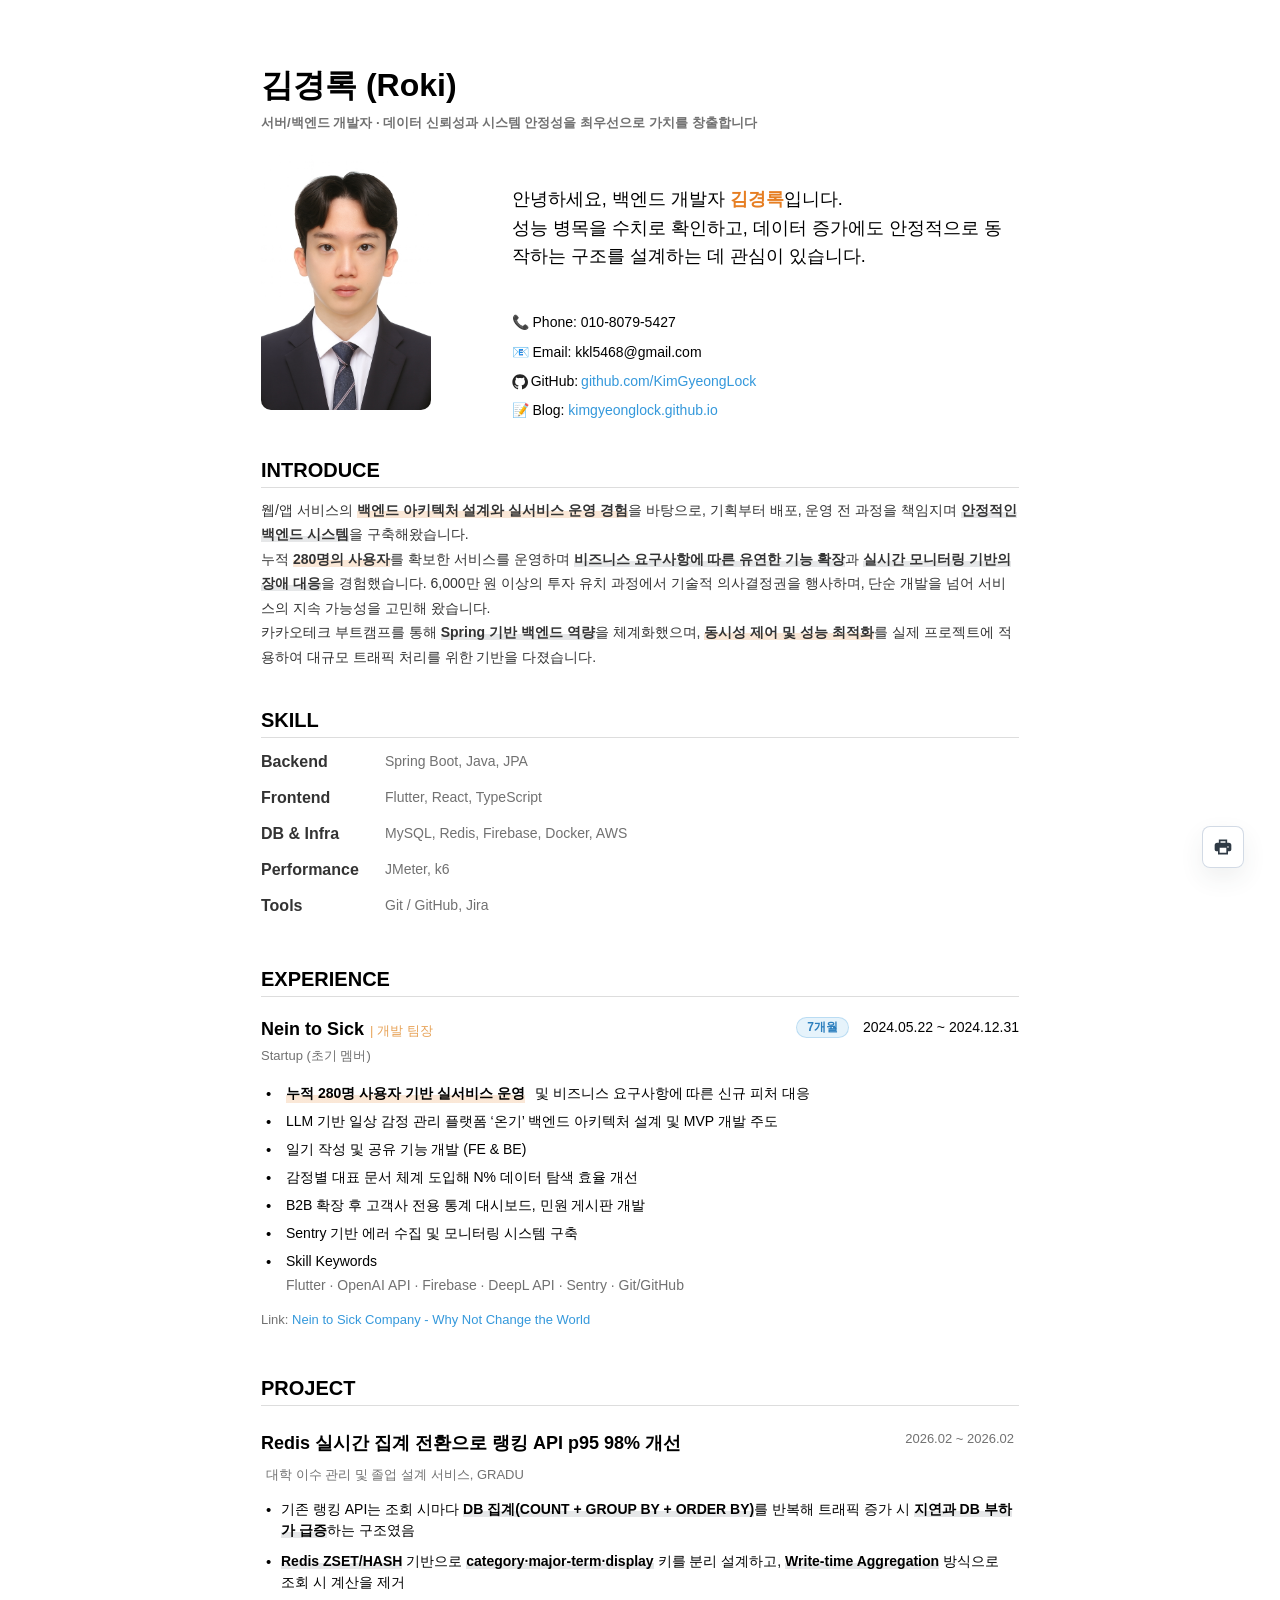
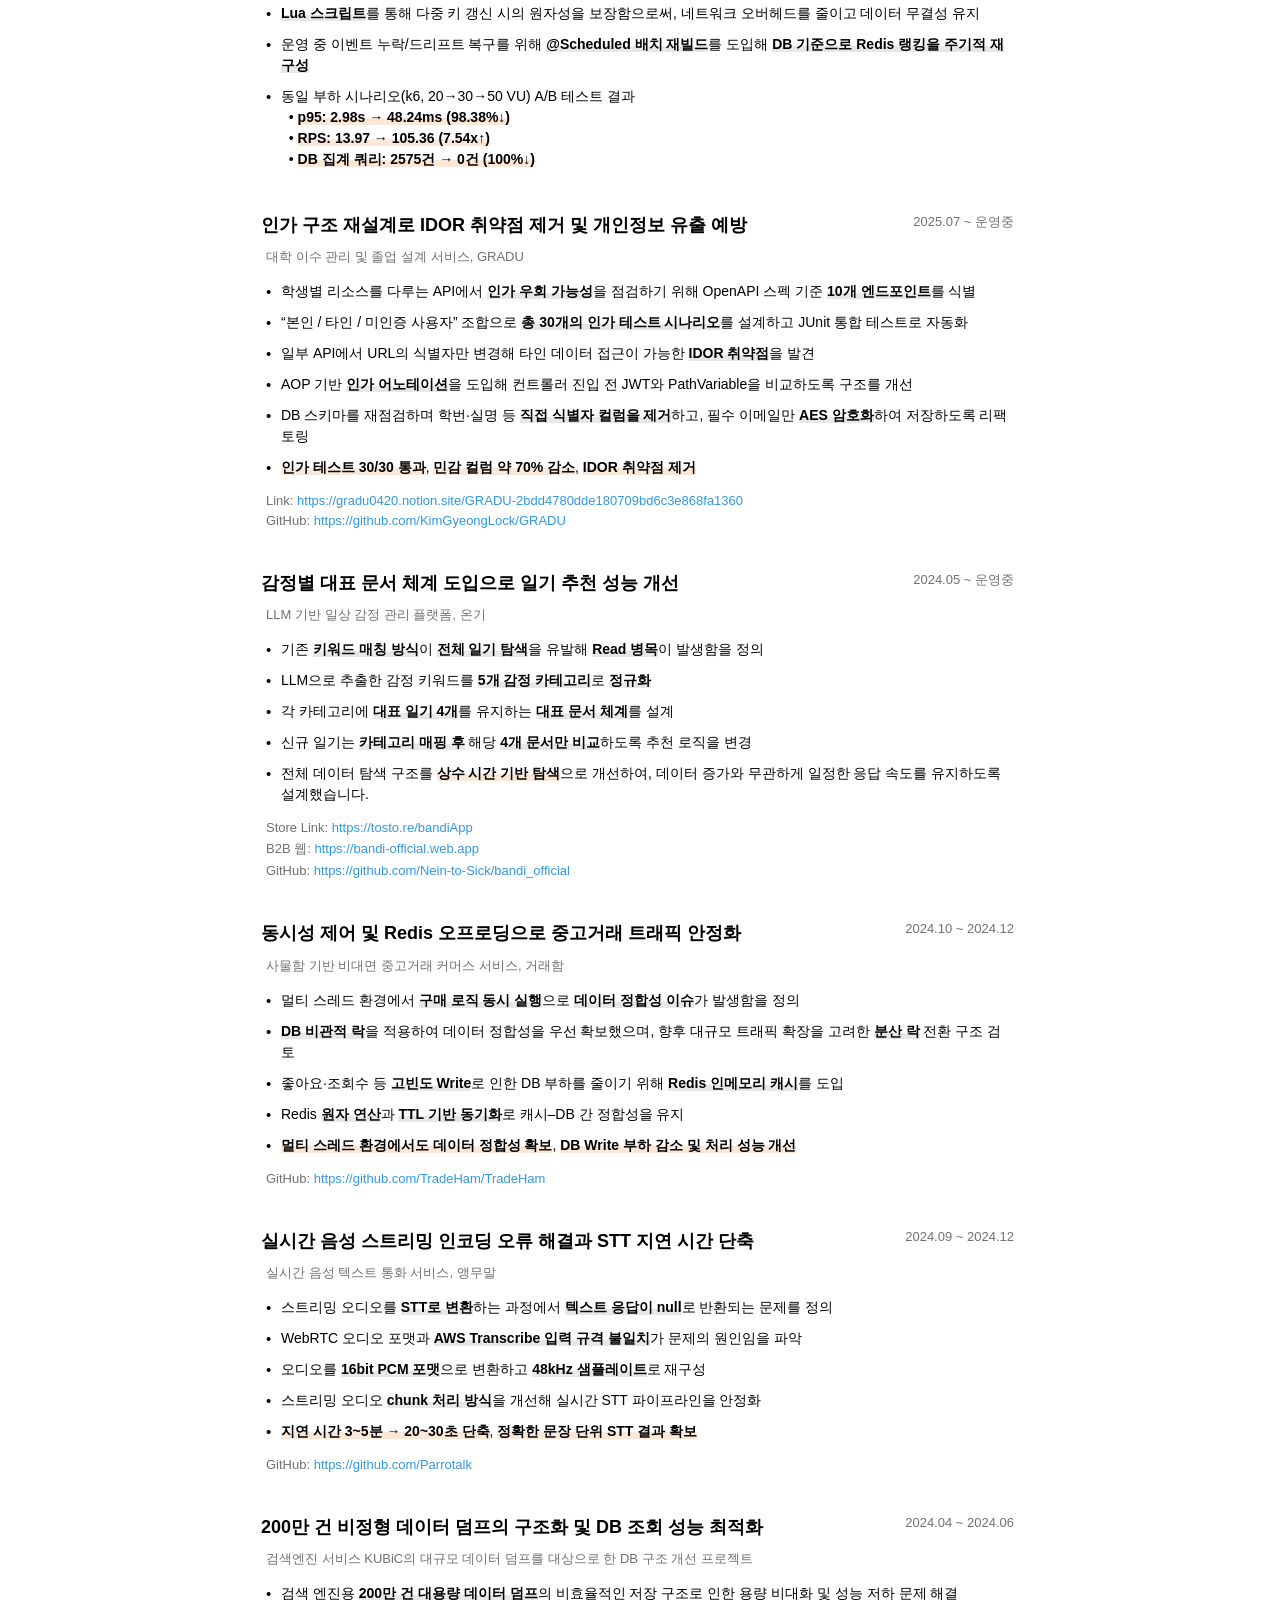
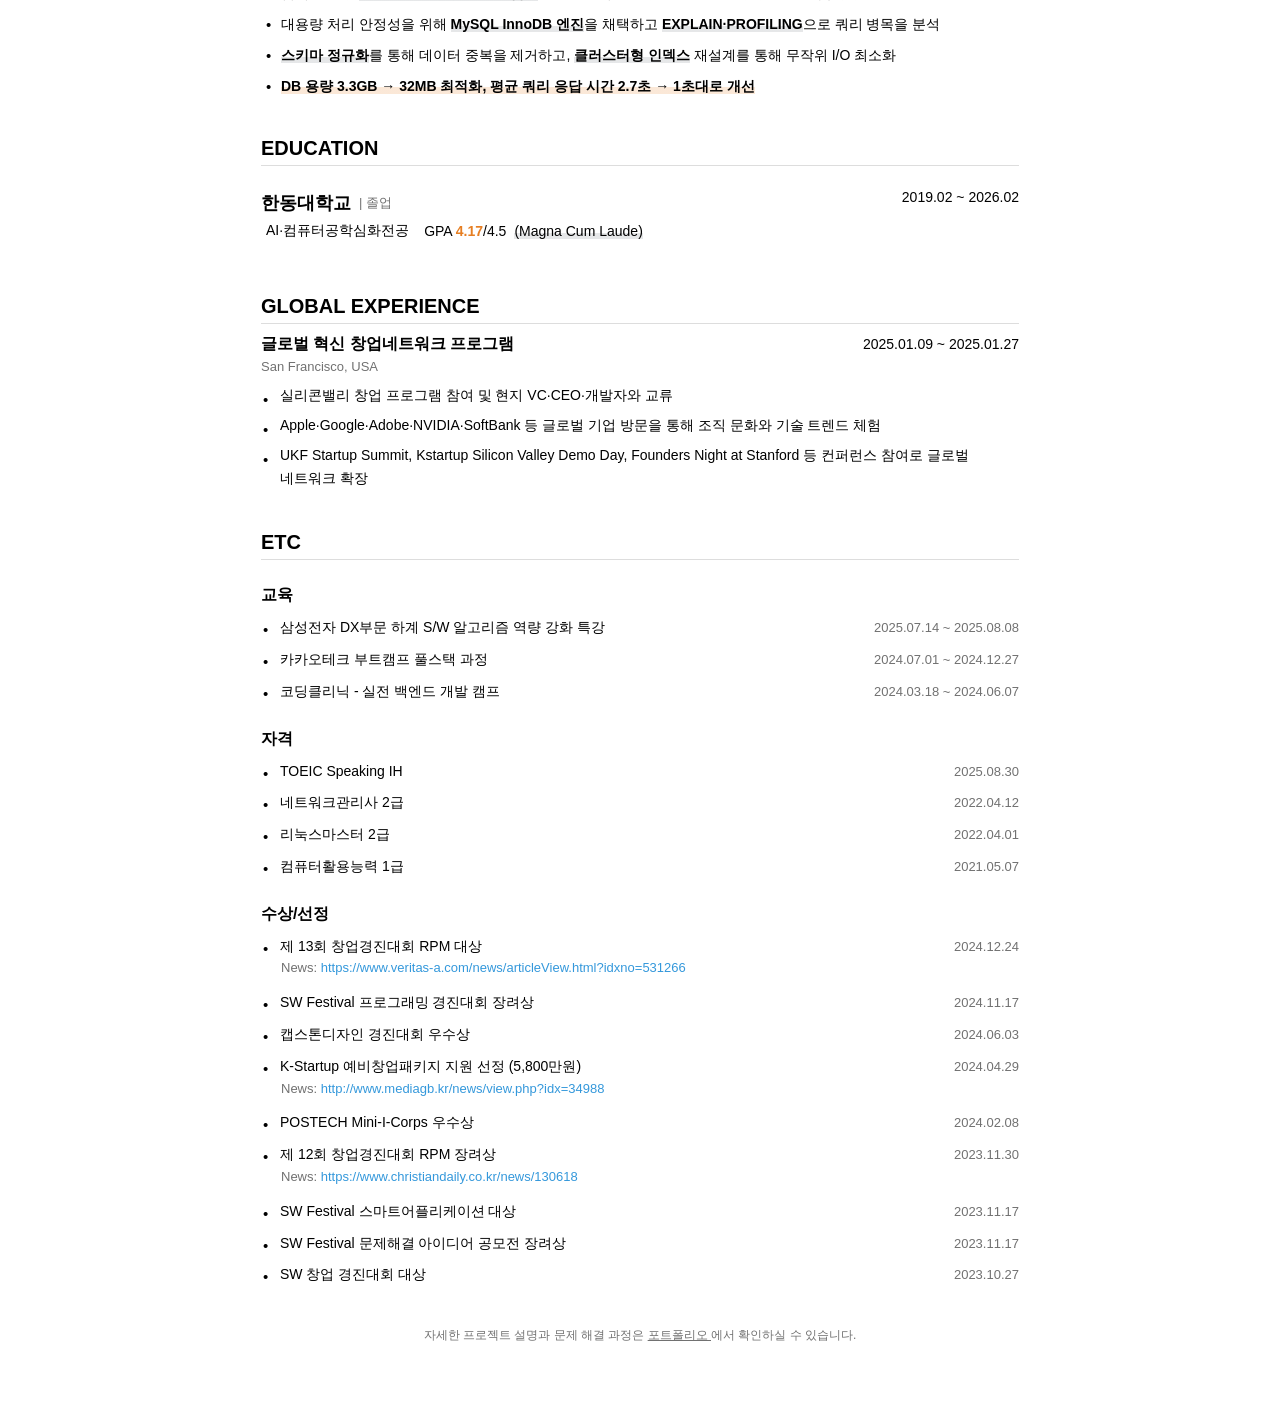
<file: index.html>
<!DOCTYPE html>
<html lang="ko">

<head>
    <meta charset="utf-8" />
    <meta name="viewport" content="width=device-width, initial-scale=1" />
    <title>김경록 | 서버 개발자</title>

    <link rel="stylesheet" href="./styles/style.css" />
    <link rel="preconnect" href="https://statics.goorm.io" crossorigin="anonymous" />
    <link rel="preload" as="style" crossorigin
        href="https://statics.goorm.io/fonts/GoormSans/v1.0.0/GoormSans.min.css" />
    <link rel="stylesheet" href="https://statics.goorm.io/fonts/GoormSans/v1.0.0/GoormSans.min.css" />
</head>

<body class="goorm-sans-font">
    <aside class="section-bookmarks is-hidden" aria-label="Section navigation">
        <a href="#introduce">INTRODUCE</a>
        <a href="#skill">SKILL</a>
        <a href="#experience">EXPERIENCE</a>
        <a href="#project">PROJECT</a>
        <a href="#education">EDUCATION</a>
        <a href="#global">GLOBAL</a>
        <a href="#etc">ETC</a>
    </aside>

    <button class="print-fab" type="button" aria-label="Print resume">
        <svg viewBox="0 0 24 24" aria-hidden="true">
            <path
                d="M17 7V3H7v4H5a3 3 0 0 0-3 3v5a2 2 0 0 0 2 2h2v4h12v-4h2a2 2 0 0 0 2-2v-5a3 3 0 0 0-3-3h-2zM9 5h6v2H9V5zm7 14H8v-6h8v6zm2-6a1 1 0 1 1 0-2a1 1 0 0 1 0 2z" />
        </svg>
    </button>

    <div class="print-wrapper">

        <!-- ==================================================
         HEADER
    ================================================== -->
        <header>
            <div class="header-link">
                <h1>김경록 (Roki)</h1>
                <h5>서버/백엔드 개발자 · 데이터 신뢰성과 시스템 안정성을 최우선으로 가치를 창출합니다</h5>
            </div>
        </header>

        <!-- ==================================================
         PROFILE + BASIC INFO
    ================================================== -->
        <main>
            <div class="profile">
                <picture>
                    <!-- 모바일용 (720px 이하) -->
                    <source srcset="./assets/profile2.jpg" media="(max-width: 720px)" />

                    <!-- 기본(데스크톱) -->
                    <img src="./assets/profile.jpg" alt="김경록 프로필" class="profile-img" />
                </picture>
            </div>

            <div class="info">
                <p class="intro">
                    안녕하세요, 백엔드 개발자 <span>김경록</span>입니다.<br />
                    성능 병목을 수치로 확인하고, 데이터 증가에도 안정적으로 동작하는 구조를 설계하는 데 관심이 있습니다.
                </p>

                <p>📞 Phone: 010-8079-5427</p>
                <p>📧 Email: kkl5468@gmail.com</p>

                <p class="contact">
                    <img src="./assets/github.svg" alt="GitHub" class="icon" />
                    GitHub:
                    <a href="https://github.com/KimGyeongLock" target="_blank" rel="noreferrer">
                        github.com/KimGyeongLock
                    </a>
                </p>

                <p>
                    📝 Blog:
                    <a href="https://kimgyeonglock.github.io/" target="_blank" rel="noreferrer">
                        kimgyeonglock.github.io
                    </a>
                </p>
            </div>
        </main>

        <!-- ==================================================
         INTRODUCE / SUMMARY
    ================================================== -->
        <section class="summary" id="introduce">
            <h2>INTRODUCE</h2>

            <p class="summary-text">
                웹/앱 서비스의 <span class="em-metric">백엔드 아키텍처 설계와 실서비스 운영 경험</span>을 바탕으로,
                기획부터 배포, 운영 전 과정을 책임지며 <span class="em">안정적인 백엔드 시스템</span>을 구축해왔습니다.<br />

                누적 <span class="em-metric">280명의 사용자</span>를 확보한 서비스를 운영하며 <span class="em">비즈니스 요구사항에 따른 유연한 기능
                    확장</span>과
                <span class="em">실시간 모니터링 기반의 장애 대응</span>을 경험했습니다. 6,000만 원 이상의 투자 유치 과정에서 기술적 의사결정권을 행사하며,
                단순 개발을 넘어 서비스의 지속 가능성을 고민해 왔습니다.<br />

                카카오테크 부트캠프를 통해 <span class="em">Spring 기반 백엔드 역량</span>을 체계화했으며,
                <span class="em-metric">동시성 제어 및 성능 최적화</span>를 실제 프로젝트에 적용하여 대규모 트래픽 처리를 위한 기반을 다졌습니다.
            </p>
        </section>

        <!-- ==================================================
         SKILLS
    ================================================== -->
        <section class="skills" id="skill">
            <h2>SKILL</h2>

            <div class="skill-row">
                <div class="skill-key">Backend</div>
                <div class="skill-val">Spring Boot, Java, JPA</div>
            </div>

            <div class="skill-row">
                <div class="skill-key">Frontend</div>
                <div class="skill-val">Flutter, React, TypeScript</div>
            </div>

            <div class="skill-row">
                <div class="skill-key">DB & Infra</div>
                <div class="skill-val">MySQL, Redis, Firebase, Docker, AWS</div>
            </div>

            <div class="skill-row">
                <div class="skill-key">Performance</div>
                <div class="skill-val">JMeter, k6</div>
            </div>

            <div class="skill-row">
                <div class="skill-key">Tools</div>
                <div class="skill-val">Git / GitHub, Jira</div>
            </div>
        </section>

        <!-- ==================================================
         EXPERIENCE
    ================================================== -->
        <section class="experience" id="experience">
            <h2>EXPERIENCE</h2>

            <!-- ✅ project-item / project-date 패턴으로 통일 -->
            <div class="nts project-item">
                <div>
                    <div class="nts-status">
                        <h3>Nein to Sick</h3>
                        <p class="status">| 개발 팀장</p>
                    </div>
                    <p class="desc">Startup (초기 멤버)</p>
                </div>

                <!-- ✅ date -> project-date 로 변경 -->
                <p class="project-date">
                    <span class="duration-badge">7개월</span>
                    2024.05.22 ~ 2024.12.31
                </p>
            </div>

            <ul class="experience-list">
                <li>
                    <div class="contents"><span class="em-metric">누적 280명 사용자 기반 실서비스 운영</span>및 비즈니스 요구사항에 따른 신규 피처 대응
                    </div>
                </li>
                <li>
                    <div class="contents">LLM 기반 일상 감정 관리 플랫폼 ‘온기’ 백엔드 아키텍처 설계 및 MVP 개발 주도</div>
                </li>
                <li>
                    <div class="contents">일기 작성 및 공유 기능 개발 (FE & BE)</div>
                </li>
                <li>
                    <div class="contents">감정별 대표 문서 체계 도입해 N% 데이터 탐색 효율 개선</div>
                </li>
                <li>
                    <div class="contents">B2B 확장 후 고객사 전용 통계 대시보드, 민원 게시판 개발</div>
                </li>
                <li>
                    <div class="contents">Sentry 기반 에러 수집 및 모니터링 시스템 구축</div>
                </li>

                <li class="skill-keywords">
                    <div class="contents">Skill Keywords</div>
                    <div class="keywords">
                        <span class="kw">Flutter</span>
                        <span class="kw">OpenAI API</span>
                        <span class="kw">Firebase</span>
                        <span class="kw">DeepL API</span>
                        <span class="kw">Sentry</span>
                        <span class="kw">Git/GitHub</span>
                    </div>
                </li>
            </ul>
            <p class="project-link">
                Link:
                <a href="https://sehan2709-cmis.github.io/nts_web/" target="_blank" rel="noreferrer">
                    Nein to Sick Company - Why Not Change the World
                </a>
            </p>
        </section>

        <!-- ==================================================
         PROJECTS
    ================================================== -->
        <section class="projects" id="project">
            <h2>PROJECT</h2>

            <article class="project">
                <div class="project-item">
                    <h3>Redis 실시간 집계 전환으로 랭킹 API p95 98% 개선</h3>
                    <p class="project-date">2026.02 ~ 2026.02</p>
                </div>

                <p>대학 이수 관리 및 졸업 설계 서비스, GRADU</p>

                <ul class="project-details">
                    <li>
                        기존 랭킹 API는 조회 시마다
                        <span class="em">DB 집계(COUNT + GROUP BY + ORDER BY)</span>를 반복해
                        트래픽 증가 시 <span class="em">지연과 DB 부하가 급증</span>하는 구조였음
                    </li>
                    <li>
                        <span class="em">Redis ZSET/HASH</span> 기반으로
                        <span class="em">category·major-term·display</span> 키를 분리 설계하고,
                        <span class="em">Write-time Aggregation</span> 방식으로 조회 시 계산을 제거
                    </li>
                    <li>
                        <span class="em">Lua 스크립트</span>를 통해 다중 키 갱신 시의 원자성을 보장함으로써, 네트워크 오버헤드를 줄이고 데이터 무결성 유지

                    </li>
                    <li>
                        운영 중 이벤트 누락/드리프트 복구를 위해
                        <span class="em">@Scheduled 배치 재빌드</span>를 도입해
                        <span class="em">DB 기준으로 Redis 랭킹을 주기적 재구성</span>
                    </li>
                    <li>
                        동일 부하 시나리오(k6, 20→30→50 VU) A/B 테스트 결과
                        <br>&nbsp;&nbsp;• <span class="em-metric">p95: 2.98s → 48.24ms (98.38%↓)</span>
                        <br>&nbsp;&nbsp;• <span class="em-metric">RPS: 13.97 → 105.36 (7.54x↑)</span>
                        <br>&nbsp;&nbsp;• <span class="em-metric">DB 집계 쿼리: 2575건 → 0건 (100%↓)</span>
                    </li>
                </ul>

            </article>



            <article class="project">
                <div class="project-item">
                    <h3>인가 구조 재설계로 IDOR 취약점 제거 및 개인정보 유출 예방</h3>
                    <p class="project-date">2025.07 ~ 운영중</p>
                </div>

                <p>대학 이수 관리 및 졸업 설계 서비스, GRADU</p>

                <ul class="project-details">
                    <li>
                        학생별 리소스를 다루는 API에서
                        <span class="em">인가 우회 가능성</span>을 점검하기 위해
                        OpenAPI 스펙 기준
                        <span class="em">10개 엔드포인트</span>를 식별
                    </li>

                    <li>
                        “본인 / 타인 / 미인증 사용자” 조합으로
                        <span class="em">총 30개의 인가 테스트 시나리오</span>를 설계하고
                        JUnit 통합 테스트로 자동화
                    </li>

                    <li>
                        일부 API에서
                        URL의 식별자만 변경해
                        타인 데이터 접근이 가능한
                        <span class="em">IDOR 취약점</span>을 발견
                    </li>

                    <li>
                        AOP 기반
                        <span class="em">인가 어노테이션</span>을 도입해
                        컨트롤러 진입 전
                        JWT와 PathVariable을 비교하도록 구조를 개선
                    </li>

                    <li>
                        DB 스키마를 재점검하며
                        학번·실명 등
                        <span class="em">직접 식별자 컬럼을 제거</span>하고,
                        필수 이메일만
                        <span class="em">AES 암호화</span>하여 저장하도록 리팩토링
                    </li>

                    <li>
                        <span class="em-metric">인가 테스트 30/30 통과</span>,
                        <span class="em-metric">민감 컬럼 약 70% 감소</span>,
                        <span class="em-metric">IDOR 취약점 제거</span>
                    </li>
                </ul>
                <p>
                    Link:
                    <a href="https://gradu0420.notion.site/GRADU-2bdd4780dde180709bd6c3e868fa1360" target="_blank"
                        rel="noreferrer">
                        https://gradu0420.notion.site/GRADU-2bdd4780dde180709bd6c3e868fa1360
                    </a>
                </p>
                <p>
                    GitHub:
                    <a href="https://github.com/KimGyeongLock/GRADU" target="_blank" rel="noreferrer">
                        https://github.com/KimGyeongLock/GRADU
                    </a>
                </p>
            </article>


            <article class="project">
                <div class="project-item">
                    <h3>감정별 대표 문서 체계 도입으로 일기 추천 성능 개선</h3>
                    <p class="project-date">2024.05 ~ 운영중</p>
                </div>
                <p>LLM 기반 일상 감정 관리 플랫폼, 온기</p>
                <ul class="project-details">
                    <li>
                        기존 <span class="em">키워드 매칭 방식</span>이
                        <span class="em">전체 일기 탐색</span>을 유발해
                        <span class="em">Read 병목</span>이 발생함을 정의
                    </li>

                    <li>
                        LLM으로 추출한 감정 키워드를
                        <span class="em">5개 감정 카테고리</span>로
                        <span class="em">정규화</span>
                    </li>

                    <li>
                        각 카테고리에
                        <span class="em">대표 일기 4개</span>를 유지하는
                        <span class="em">대표 문서 체계</span>를 설계
                    </li>

                    <li>
                        신규 일기는
                        <span class="em">카테고리 매핑 후</span>
                        해당 <span class="em">4개 문서만 비교</span>하도록
                        추천 로직을 변경
                    </li>

                    <li>
                        전체 데이터 탐색 구조를 <span class="em-metric">상수 시간 기반 탐색</span>으로 개선하여, 데이터 증가와 무관하게 일정한 응답 속도를 유지하도록 설계했습니다.
                    </li>
                </ul>

                <p>
                    Store Link:
                    <a href="https://tosto.re/bandiApp" target="_blank" rel="noreferrer">
                        https://tosto.re/bandiApp
                    </a>
                </p>
                <p>
                    B2B 웹:
                    <a href="https://bandi-official.web.app/" target="_blank" rel="noreferrer">
                        https://bandi-official.web.app
                    </a>
                </p>
                <p>
                    GitHub:
                    <a href="https://github.com/Nein-to-Sick/bandi_official" target="_blank" rel="noreferrer">
                        https://github.com/Nein-to-Sick/bandi_official
                    </a>
                </p>
            </article>

            <article class="project">
                <div class="project-item">
                    <h3>동시성 제어 및 Redis 오프로딩으로 중고거래 트래픽 안정화</h3>
                    <p class="project-date">2024.10 ~ 2024.12</p>
                </div>

                <p>사물함 기반 비대면 중고거래 커머스 서비스, 거래함</p>

                <ul class="project-details">
                    <li>
                        멀티 스레드 환경에서
                        <span class="em">구매 로직 동시 실행</span>으로
                        <span class="em">데이터 정합성 이슈</span>가 발생함을 정의
                    </li>

                    <li>
                        <span class="em">DB 비관적 락</span>을 적용하여 데이터 정합성을 우선 확보했으며, 향후 대규모 트래픽 확장을 고려한 <span class="em">분산 락</span> 전환 구조 검토
                    </li>

                    <li>
                        좋아요·조회수 등
                        <span class="em">고빈도 Write</span>로 인한
                        DB 부하를 줄이기 위해
                        <span class="em">Redis 인메모리 캐시</span>를 도입
                    </li>

                    <li>
                        Redis
                        <span class="em">원자 연산</span>과
                        <span class="em">TTL 기반 동기화</span>로
                        캐시–DB 간 정합성을 유지
                    </li>

                    <li>
                        <span class="em-metric">멀티 스레드 환경에서도 데이터 정합성 확보</span>,
                        <span class="em-metric">DB Write 부하 감소 및 처리 성능 개선</span>
                    </li>
                </ul>

                <p class="project-link">
                    GitHub:
                    <a href="https://github.com/TradeHam/TradeHam" target="_blank" rel="noreferrer">
                        https://github.com/TradeHam/TradeHam
                    </a>
                </p>
            </article>

            <article class="project">
                <div class="project-item">
                    <h3>실시간 음성 스트리밍 인코딩 오류 해결과 STT 지연 시간 단축</h3>
                    <p class="project-date">2024.09 ~ 2024.12</p>
                </div>

                <p>실시간 음성 텍스트 통화 서비스, 앵무말</p>

                <ul class="project-details">
                    <li>
                        스트리밍 오디오를
                        <span class="em">STT로 변환</span>하는 과정에서
                        <span class="em">텍스트 응답이 null</span>로 반환되는 문제를 정의
                    </li>

                    <li>
                        WebRTC 오디오 포맷과
                        <span class="em">AWS Transcribe 입력 규격 불일치</span>가
                        문제의 원인임을 파악
                    </li>

                    <li>
                        오디오를
                        <span class="em">16bit PCM 포맷</span>으로 변환하고
                        <span class="em">48kHz 샘플레이트</span>로 재구성
                    </li>

                    <li>
                        스트리밍 오디오
                        <span class="em">chunk 처리 방식</span>을 개선해
                        실시간 STT 파이프라인을 안정화
                    </li>

                    <li>
                        <span class="em-metric">지연 시간 3~5분 → 20~30초 단축</span>,
                        <span class="em-metric">정확한 문장 단위 STT 결과 확보</span>
                    </li>
                </ul>

                <p class="project-link">
                    GitHub:
                    <a href="https://github.com/Parrotalk" target="_blank" rel="noreferrer">
                        https://github.com/Parrotalk
                    </a>
                </p>
            </article>

            <article class="project">
                <div class="project-item">
                    <h3>200만 건 비정형 데이터 덤프의 구조화 및 DB 조회 성능 최적화</h3>
                    <p class="project-date">2024.04 ~ 2024.06</p>
                </div>

                <p>검색엔진 서비스 KUBiC의 대규모 데이터 덤프를 대상으로 한 DB 구조 개선 프로젝트</p>

                <ul class="project-details">
                    <li>
                        검색 엔진용 <span class="em">200만 건 대용량 데이터 덤프</span>의 비효율적인 저장 구조로 인한 용량 비대화 및 성능 저하 문제 해결
                    </li>
                    <li>
                        대용량 처리 안정성을 위해
                        <span class="em">MySQL InnoDB 엔진</span>을 채택하고
                        <span class="em">EXPLAIN·PROFILING</span>으로 쿼리 병목을 분석
                    </li>
                    <li>
                        <span class="em">스키마 정규화</span>를 통해 데이터 중복을 제거하고, <span class="em">클러스터형 인덱스</span> 재설계를 통해 무작위
                        I/O 최소화
                    </li>
                    <li>
                        <span class="em-metric">DB 용량 3.3GB → 32MB 최적화, 평균 쿼리 응답 시간 2.7초 → 1초대로 개선</span>
                    </li>
                </ul>
            </article>

        </section>

        <!-- ==================================================
         EDUCATION
    ================================================== -->
        <section class="education" id="education">
            <h2>EDUCATION</h2>

            <div class="edu-item second-item">
                <div>
                    <div class="edu-status">
                        <h3>한동대학교</h3>
                        <p class="status">| 졸업</p>
                    </div>
                    <div class="edu-detail">
                        <p class="major">AI·컴퓨터공학심화전공</p>
                        <p class="gpa">GPA <span>4.17</span>/4.5</p>
                        <p class="title honor-title"><span class="em honor-text">(Magna Cum Laude)</span></p>
                    </div>
                </div>
                <p class="date">2019.02 ~ 2026.02</p>
            </div>
        </section>

        <!-- ==================================================
  GLOBAL EXPERIENCE
================================================== -->
        <section class="global" id="global">
            <h2>GLOBAL EXPERIENCE</h2>

            <div class="global-item">
                <div class="global-title">
                    <h3>글로벌 혁신 창업네트워크 프로그램</h3>
                    <p class="global-loc">San Francisco, USA</p>
                </div>

                <p class="global-date">
                    2025.01.09 ~ 2025.01.27
                </p>
            </div>

            <ul class="global-list">
                <li>
                    <div class="contents">
                        실리콘밸리 창업 프로그램 참여 및 현지 VC·CEO·개발자와 교류
                    </div>
                </li>

                <li>
                    <div class="contents">
                        Apple·Google·Adobe·NVIDIA·SoftBank 등 글로벌 기업 방문을 통해 조직 문화와 기술 트렌드 체험
                    </div>
                </li>

                <li>
                    <div class="contents">
                        UKF Startup Summit, Kstartup Silicon Valley Demo Day, Founders Night at Stanford 등 컨퍼런스 참여로 글로벌 네트워크 확장
                    </div>
                </li>
            </ul>

        </section>


        <!-- ==================================================
         EXTRAS
    ================================================== -->
        <section class="extras" id="etc">
            <h2>ETC</h2>

            <!-- 교육 -->
            <div class="extra-block">
                <h3>교육</h3>
                <ul class="extra-list">
                    <li>
                        <span class="title">삼성전자 DX부문 하계 S/W 알고리즘 역량 강화 특강</span>
                        <span class="date">2025.07.14 ~ 2025.08.08</span>
                    </li>
                    <li>
                        <span class="title">카카오테크 부트캠프 풀스택 과정</span>
                        <span class="date">2024.07.01 ~ 2024.12.27</span>
                    </li>
                    <li>
                        <span class="title">코딩클리닉 - 실전 백엔드 개발 캠프</span>
                        <span class="date">2024.03.18 ~ 2024.06.07</span>
                    </li>


                </ul>
            </div>

            <!-- 자격 -->
            <div class="extra-block">
                <h3>자격</h3>
                <ul class="extra-list">
                    <li>
                        <span class="title">TOEIC Speaking IH</span>
                        <span class="date">2025.08.30</span>
                    </li>
                    <li>
                        <span class="title">네트워크관리사 2급</span>
                        <span class="date">2022.04.12</span>
                    </li>
                    <li>
                        <span class="title">리눅스마스터 2급</span>
                        <span class="date">2022.04.01</span>
                    </li>
                    <li>
                        <span class="title">컴퓨터활용능력 1급</span>
                        <span class="date">2021.05.07</span>
                    </li>
                </ul>
            </div>

            <!-- 수상 / 선정 -->
            <div class="extra-block">
                <h3>수상/선정</h3>

                <ul class="extra-list">
                    <li>
                        <span class="title">제 13회 창업경진대회 RPM 대상</span>
                        <span class="date">2024.12.24</span>
                    </li>
                    <li class="extra-sub">
                        <span class="label">News:</span>
                        <a href="https://www.veritas-a.com/news/articleView.html?idxno=531266" target="_blank"
                            rel="noreferrer">
                            https://www.veritas-a.com/news/articleView.html?idxno=531266
                        </a>
                    </li>

                    <li>
                        <span class="title">SW Festival 프로그래밍 경진대회 장려상</span>
                        <span class="date">2024.11.17</span>
                    </li>

                    <li>
                        <span class="title">캡스톤디자인 경진대회 우수상</span>
                        <span class="date">2024.06.03</span>
                    </li>

                    <li>
                        <span class="title">K-Startup 예비창업패키지 지원 선정 (5,800만원)</span>
                        <span class="date">2024.04.29</span>
                    </li>
                    <li class="extra-sub">
                        <span class="label">News:</span>
                        <a href="http://www.mediagb.kr/news/view.php?idx=34988" target="_blank" rel="noreferrer">
                            http://www.mediagb.kr/news/view.php?idx=34988
                        </a>
                    </li>

                    <li>
                        <span class="title">POSTECH Mini-I-Corps 우수상</span>
                        <span class="date">2024.02.08</span>
                    </li>

                    <li>
                        <span class="title">제 12회 창업경진대회 RPM 장려상</span>
                        <span class="date">2023.11.30</span>
                    </li>
                    <li class="extra-sub">
                        <span class="label">News:</span>
                        <a href="https://www.christiandaily.co.kr/news/130618" target="_blank" rel="noreferrer">
                            https://www.christiandaily.co.kr/news/130618
                        </a>
                    </li>

                    <li>
                        <span class="title">SW Festival 스마트어플리케이션 대상</span>
                        <span class="date">2023.11.17</span>
                    </li>

                    <li>
                        <span class="title">SW Festival 문제해결 아이디어 공모전 장려상</span>
                        <span class="date">2023.11.17</span>
                    </li>

                    <li>
                        <span class="title">SW 창업 경진대회 대상</span>
                        <span class="date">2023.10.27</span>
                    </li>
                </ul>
            </div>
        </section>


        <footer class="print-note">
            자세한 프로젝트 설명과 문제 해결 과정은
            <a href="./assets/portfolio.pdf" target="_blank" rel="noopener noreferrer">
                포트폴리오
            </a>
            에서 확인하실 수 있습니다.
        </footer>


    </div>

    <script>
        const bookmarkNav = document.querySelector(".section-bookmarks");
        const printButton = document.querySelector(".print-fab");
        const bookmarkLinks = document.querySelectorAll(".section-bookmarks a");
        const observedSections = [...bookmarkLinks]
            .map((link) => document.querySelector(link.getAttribute("href")))
            .filter(Boolean);
        const introduceSection = document.querySelector("#introduce");

        const setActiveBookmark = (sectionId) => {
            bookmarkLinks.forEach((link) => {
                const isActive = link.getAttribute("href") === `#${sectionId}`;
                link.classList.toggle("active", isActive);
                link.setAttribute("aria-current", isActive ? "true" : "false");
            });
        };

        const updateActiveBookmark = () => {
            if (!bookmarkNav || !introduceSection || observedSections.length === 0) {
                return;
            }

            const introduceTop = introduceSection.getBoundingClientRect().top;
            const shouldHideBookmarks = introduceTop > window.innerHeight * 0.2;
            bookmarkNav.classList.toggle("is-hidden", shouldHideBookmarks);

            if (shouldHideBookmarks) {
                bookmarkLinks.forEach((link) => {
                    link.classList.remove("active");
                    link.setAttribute("aria-current", "false");
                });
                return;
            }

            const activationLine = window.innerHeight * 0.28;
            let currentSection = observedSections[0];

            observedSections.forEach((section) => {
                const { top } = section.getBoundingClientRect();

                if (top <= activationLine) {
                    currentSection = section;
                }
            });

            if (currentSection) {
                setActiveBookmark(currentSection.id);
            }
        };

        window.addEventListener("scroll", updateActiveBookmark, { passive: true });
        window.addEventListener("resize", updateActiveBookmark);

        if (printButton) {
            printButton.addEventListener("click", () => window.print());
        }

        if (observedSections.length > 0) {
            updateActiveBookmark();
        }
    </script>
</body>

</html>
</file>
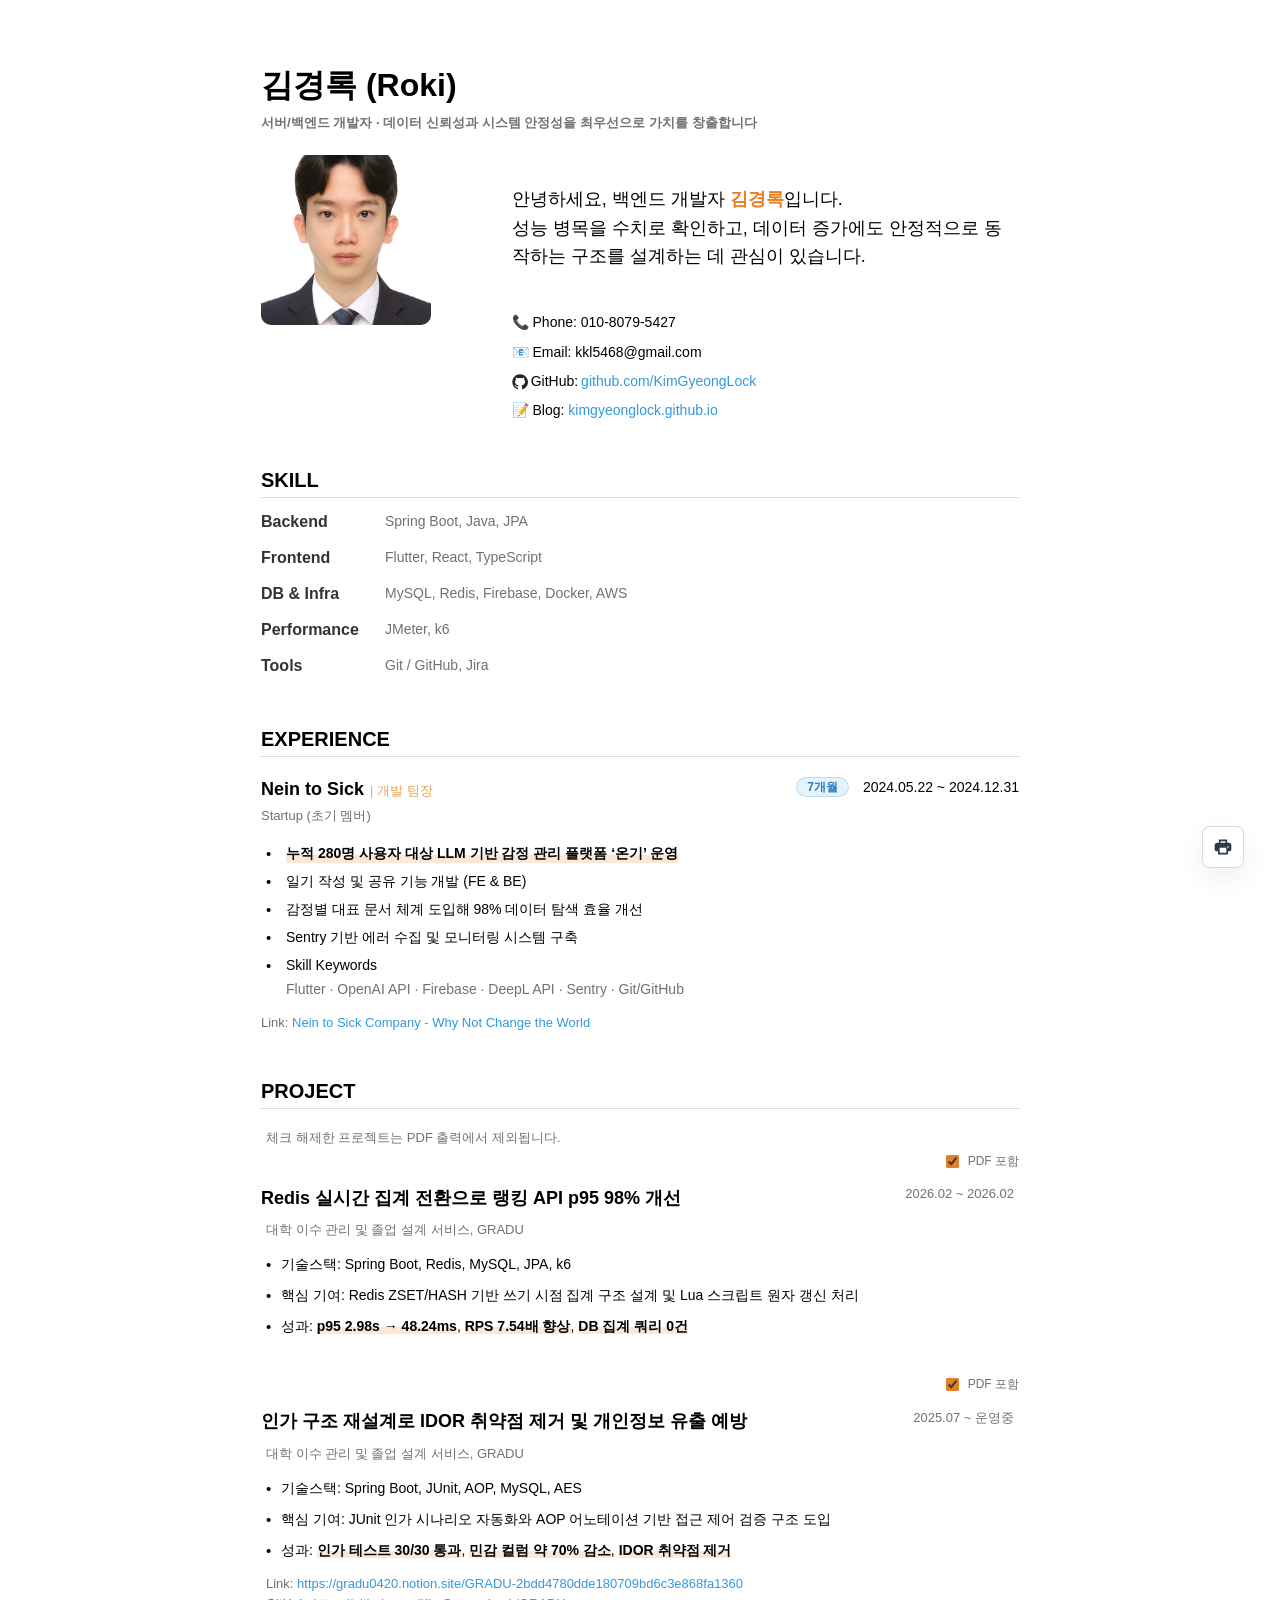
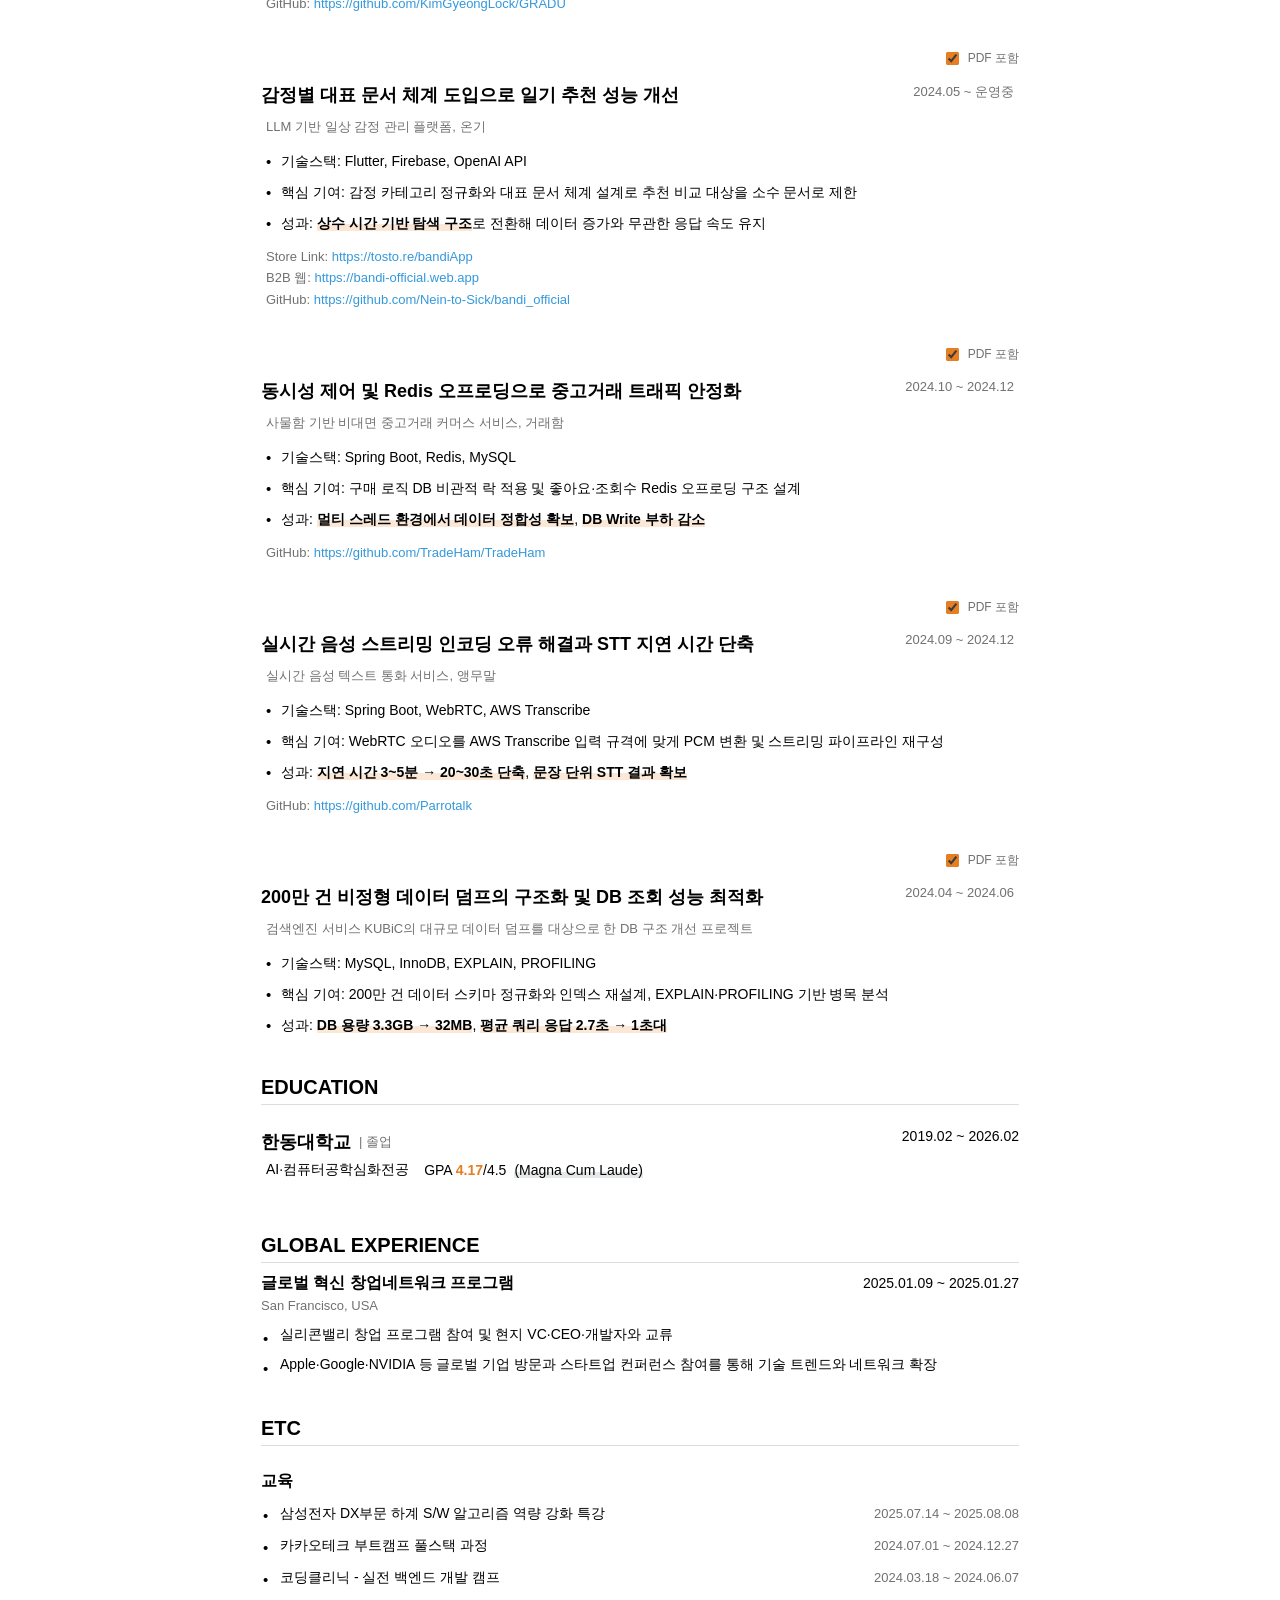
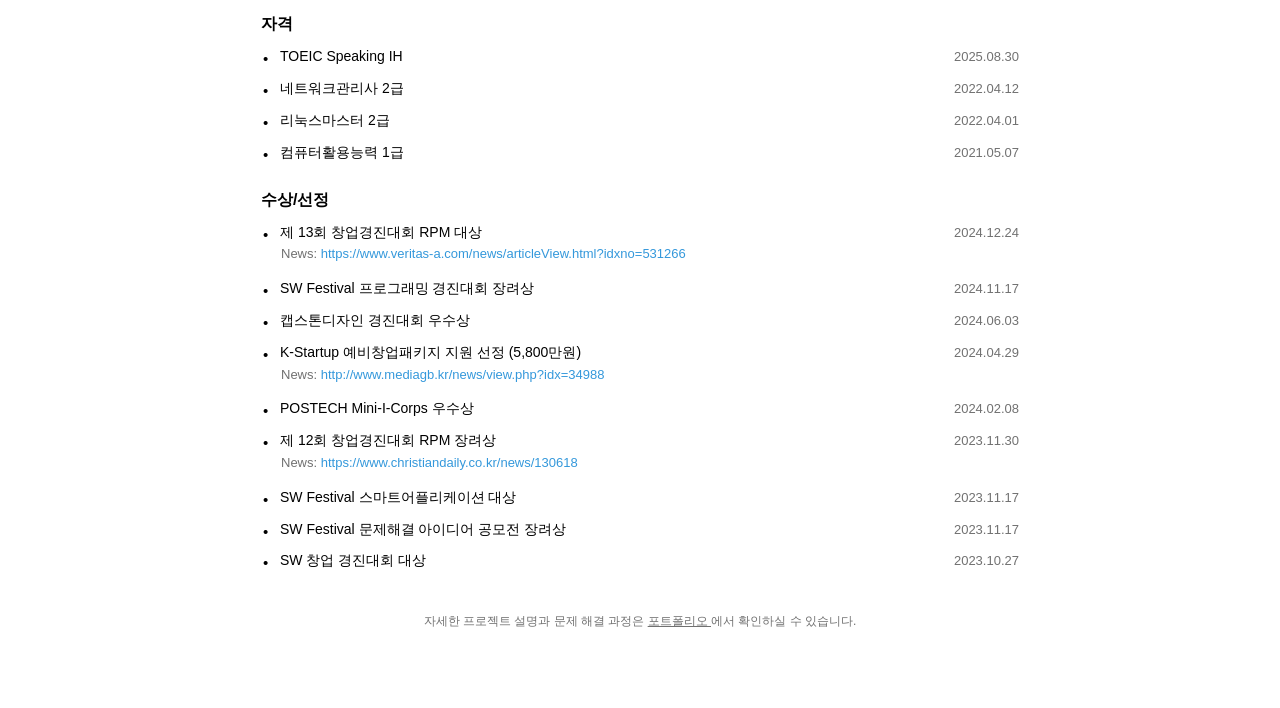
<file: pdf/index.html>
<!DOCTYPE html>
<html lang="ko">

<head>
    <meta charset="utf-8" />
    <meta name="viewport" content="width=device-width, initial-scale=1" />
    <title>김경록 | 서버 개발자 | PDF</title>

    <link rel="stylesheet" href="../styles/style.css" />
    <link rel="preconnect" href="https://statics.goorm.io" crossorigin="anonymous" />
    <link rel="preload" as="style" crossorigin
        href="https://statics.goorm.io/fonts/GoormSans/v1.0.0/GoormSans.min.css" />
    <link rel="stylesheet" href="https://statics.goorm.io/fonts/GoormSans/v1.0.0/GoormSans.min.css" />
</head>

<body class="goorm-sans-font pdf-resume">
    <aside class="section-bookmarks is-hidden" aria-label="Section navigation">
        <a href="#skill">SKILL</a>
        <a href="#experience">EXPERIENCE</a>
        <a href="#project">PROJECT</a>
        <a href="#education">EDUCATION</a>
        <a href="#global">GLOBAL</a>
        <a href="#etc">ETC</a>
    </aside>

    <button class="print-fab" type="button" aria-label="Print resume">
        <svg viewBox="0 0 24 24" aria-hidden="true">
            <path
                d="M17 7V3H7v4H5a3 3 0 0 0-3 3v5a2 2 0 0 0 2 2h2v4h12v-4h2a2 2 0 0 0 2-2v-5a3 3 0 0 0-3-3h-2zM9 5h6v2H9V5zm7 14H8v-6h8v6zm2-6a1 1 0 1 1 0-2a1 1 0 0 1 0 2z" />
        </svg>
    </button>

    <div class="print-wrapper">

        <!-- ==================================================
         HEADER
    ================================================== -->
        <header>
            <div class="header-link">
                <h1>김경록 (Roki)</h1>
                <h5>서버/백엔드 개발자 · 데이터 신뢰성과 시스템 안정성을 최우선으로 가치를 창출합니다</h5>
            </div>
        </header>

        <!-- ==================================================
         PROFILE + BASIC INFO
    ================================================== -->
        <main>
            <div class="profile">
                <picture>
                    <!-- 모바일용 (720px 이하) -->
                    <source srcset="../assets/profile2.jpg" media="(max-width: 720px)" />

                    <!-- 기본(데스크톱) -->
                    <img src="../assets/profile.jpg" alt="김경록 프로필" class="profile-img" />
                </picture>
            </div>

            <div class="info">
                <p class="intro">
                    안녕하세요, 백엔드 개발자 <span>김경록</span>입니다.<br />
                    성능 병목을 수치로 확인하고, 데이터 증가에도 안정적으로 동작하는 구조를 설계하는 데 관심이 있습니다.
                </p>

                <p>📞 Phone: 010-8079-5427</p>
                <p>📧 Email: kkl5468@gmail.com</p>

                <p class="contact">
                    <img src="../assets/github.svg" alt="GitHub" class="icon" />
                    GitHub:
                    <a href="https://github.com/KimGyeongLock" target="_blank" rel="noreferrer">
                        github.com/KimGyeongLock
                    </a>
                </p>

                <p>
                    📝 Blog:
                    <a href="https://kimgyeonglock.github.io/" target="_blank" rel="noreferrer">
                        kimgyeonglock.github.io
                    </a>
                </p>
            </div>
        </main>

        <!--
        ==================================================
        INTRODUCE / SUMMARY
        ==================================================
        <section class="summary" id="introduce">
            <h2>INTRODUCE</h2>

            <p class="summary-text">
                웹/앱 서비스의 <span class="em-metric">백엔드 아키텍처 설계와 실서비스 운영 경험</span>을 바탕으로,
                기획부터 배포, 운영 전 과정을 책임지며 <span class="em">안정적인 백엔드 시스템</span>을 구축해왔습니다.<br />

                누적 <span class="em-metric">280명의 사용자</span>를 확보한 서비스를 운영하며 <span class="em">비즈니스 요구사항에 따른 유연한 기능
                    확장</span>과
                <span class="em">실시간 모니터링 기반의 장애 대응</span>을 경험했습니다. 6,000만 원 이상의 투자 유치 과정에서 기술적 의사결정권을 행사하며,
                단순 개발을 넘어 서비스의 지속 가능성을 고민해 왔습니다.<br />

                카카오테크 부트캠프를 통해 <span class="em">Spring 기반 백엔드 역량</span>을 체계화했으며,
                <span class="em-metric">동시성 제어 및 성능 최적화</span>를 실제 프로젝트에 적용하여 대규모 트래픽 처리를 위한 기반을 다졌습니다.
            </p>
        </section>
        -->

        <!-- ==================================================
         SKILLS
    ================================================== -->
        <section class="skills" id="skill">
            <h2>SKILL</h2>

            <div class="skill-row">
                <div class="skill-key">Backend</div>
                <div class="skill-val">Spring Boot, Java, JPA</div>
            </div>

            <div class="skill-row">
                <div class="skill-key">Frontend</div>
                <div class="skill-val">Flutter, React, TypeScript</div>
            </div>

            <div class="skill-row">
                <div class="skill-key">DB & Infra</div>
                <div class="skill-val">MySQL, Redis, Firebase, Docker, AWS</div>
            </div>

            <div class="skill-row">
                <div class="skill-key">Performance</div>
                <div class="skill-val">JMeter, k6</div>
            </div>

            <div class="skill-row">
                <div class="skill-key">Tools</div>
                <div class="skill-val">Git / GitHub, Jira</div>
            </div>
        </section>

        <!-- ==================================================
         EXPERIENCE
    ================================================== -->
        <section class="experience" id="experience">
            <h2>EXPERIENCE</h2>

            <!-- ✅ project-item / project-date 패턴으로 통일 -->
            <div class="nts project-item">
                <div>
                    <div class="nts-status">
                        <h3>Nein to Sick</h3>
                        <p class="status">| 개발 팀장</p>
                    </div>
                    <p class="desc">Startup (초기 멤버)</p>
                </div>

                <!-- ✅ date -> project-date 로 변경 -->
                <p class="project-date">
                    <span class="duration-badge">7개월</span>
                    2024.05.22 ~ 2024.12.31
                </p>
            </div>

            <ul class="experience-list">
                <li>
                    <div class="contents"><span class="em-metric">누적 280명 사용자 대상 LLM 기반 감정 관리 플랫폼 ‘온기’ 운영</span>
                    </div>
                </li>
                <li>
                    <div class="contents">일기 작성 및 공유 기능 개발 (FE & BE)</div>
                </li>
                <li>
                    <div class="contents">감정별 대표 문서 체계 도입해 98% 데이터 탐색 효율 개선</div>
                </li>
                <li>
                    <div class="contents">Sentry 기반 에러 수집 및 모니터링 시스템 구축</div>
                </li>

                <li class="skill-keywords">
                    <div class="contents">Skill Keywords</div>
                    <div class="keywords">
                        <span class="kw">Flutter</span>
                        <span class="kw">OpenAI API</span>
                        <span class="kw">Firebase</span>
                        <span class="kw">DeepL API</span>
                        <span class="kw">Sentry</span>
                        <span class="kw">Git/GitHub</span>
                    </div>
                </li>
            </ul>
            <p class="project-link">
                Link:
                <a href="https://sehan2709-cmis.github.io/nts_web/" target="_blank" rel="noreferrer">
                    Nein to Sick Company - Why Not Change the World
                </a>
            </p>
        </section>

        <!-- ==================================================
         PROJECTS
    ================================================== -->
        <section class="projects" id="project">
            <h2>PROJECT</h2>
            <p class="project-print-guide screen-only">체크 해제한 프로젝트는 PDF 출력에서 제외됩니다.</p>

            <article class="project" id="project-gradu-redis">
                <div class="project-toggle screen-only">
                    <label>
                        <input type="checkbox" data-project-toggle="project-gradu-redis" checked />
                        PDF 포함
                    </label>
                </div>
                <div class="project-item">
                    <h3>Redis 실시간 집계 전환으로 랭킹 API p95 98% 개선</h3>
                    <p class="project-date">2026.02 ~ 2026.02</p>
                </div>

                <p>대학 이수 관리 및 졸업 설계 서비스, GRADU</p>

                <ul class="project-details">
                    <li>기술스택: Spring Boot, Redis, MySQL, JPA, k6</li>
                    <li>핵심 기여: Redis ZSET/HASH 기반 쓰기 시점 집계 구조 설계 및 Lua 스크립트 원자 갱신 처리</li>
                    <li>성과: <span class="em-metric">p95 2.98s → 48.24ms</span>, <span class="em-metric">RPS 7.54배 향상</span>, <span class="em-metric">DB 집계 쿼리 0건</span></li>
                </ul>

            </article>



            <article class="project" id="project-gradu-security">
                <div class="project-toggle screen-only">
                    <label>
                        <input type="checkbox" data-project-toggle="project-gradu-security" checked />
                        PDF 포함
                    </label>
                </div>
                <div class="project-item">
                    <h3>인가 구조 재설계로 IDOR 취약점 제거 및 개인정보 유출 예방</h3>
                    <p class="project-date">2025.07 ~ 운영중</p>
                </div>

                <p>대학 이수 관리 및 졸업 설계 서비스, GRADU</p>

                <ul class="project-details">
                    <li>기술스택: Spring Boot, JUnit, AOP, MySQL, AES</li>
                    <li>핵심 기여: JUnit 인가 시나리오 자동화와 AOP 어노테이션 기반 접근 제어 검증 구조 도입</li>
                    <li>성과: <span class="em-metric">인가 테스트 30/30 통과</span>, <span class="em-metric">민감 컬럼 약 70% 감소</span>, <span class="em-metric">IDOR 취약점 제거</span></li>
                </ul>
                <p>
                    Link:
                    <a href="https://gradu0420.notion.site/GRADU-2bdd4780dde180709bd6c3e868fa1360" target="_blank"
                        rel="noreferrer">
                        https://gradu0420.notion.site/GRADU-2bdd4780dde180709bd6c3e868fa1360
                    </a>
                </p>
                <p>
                    GitHub:
                    <a href="https://github.com/KimGyeongLock/GRADU" target="_blank" rel="noreferrer">
                        https://github.com/KimGyeongLock/GRADU
                    </a>
                </p>
            </article>


            <article class="project" id="project-ongi">
                <div class="project-toggle screen-only">
                    <label>
                        <input type="checkbox" data-project-toggle="project-ongi" checked />
                        PDF 포함
                    </label>
                </div>
                <div class="project-item">
                    <h3>감정별 대표 문서 체계 도입으로 일기 추천 성능 개선</h3>
                    <p class="project-date">2024.05 ~ 운영중</p>
                </div>
                <p>LLM 기반 일상 감정 관리 플랫폼, 온기</p>
                <ul class="project-details">
                    <li>기술스택: Flutter, Firebase, OpenAI API</li>
                    <li>핵심 기여: 감정 카테고리 정규화와 대표 문서 체계 설계로 추천 비교 대상을 소수 문서로 제한</li>
                    <li>성과: <span class="em-metric">상수 시간 기반 탐색 구조</span>로 전환해 데이터 증가와 무관한 응답 속도 유지</li>
                </ul>

                <p>
                    Store Link:
                    <a href="https://tosto.re/bandiApp" target="_blank" rel="noreferrer">
                        https://tosto.re/bandiApp
                    </a>
                </p>
                <p>
                    B2B 웹:
                    <a href="https://bandi-official.web.app/" target="_blank" rel="noreferrer">
                        https://bandi-official.web.app
                    </a>
                </p>
                <p>
                    GitHub:
                    <a href="https://github.com/Nein-to-Sick/bandi_official" target="_blank" rel="noreferrer">
                        https://github.com/Nein-to-Sick/bandi_official
                    </a>
                </p>
            </article>

            <article class="project" id="project-tradeham">
                <div class="project-toggle screen-only">
                    <label>
                        <input type="checkbox" data-project-toggle="project-tradeham" checked />
                        PDF 포함
                    </label>
                </div>
                <div class="project-item">
                    <h3>동시성 제어 및 Redis 오프로딩으로 중고거래 트래픽 안정화</h3>
                    <p class="project-date">2024.10 ~ 2024.12</p>
                </div>

                <p>사물함 기반 비대면 중고거래 커머스 서비스, 거래함</p>

                <ul class="project-details">
                    <li>기술스택: Spring Boot, Redis, MySQL</li>
                    <li>핵심 기여: 구매 로직 DB 비관적 락 적용 및 좋아요·조회수 Redis 오프로딩 구조 설계</li>
                    <li>성과: <span class="em-metric">멀티 스레드 환경에서 데이터 정합성 확보</span>, <span class="em-metric">DB Write 부하 감소</span></li>
                </ul>

                <p class="project-link">
                    GitHub:
                    <a href="https://github.com/TradeHam/TradeHam" target="_blank" rel="noreferrer">
                        https://github.com/TradeHam/TradeHam
                    </a>
                </p>
            </article>

            <article class="project" id="project-parrotalk">
                <div class="project-toggle screen-only">
                    <label>
                        <input type="checkbox" data-project-toggle="project-parrotalk" checked />
                        PDF 포함
                    </label>
                </div>
                <div class="project-item">
                    <h3>실시간 음성 스트리밍 인코딩 오류 해결과 STT 지연 시간 단축</h3>
                    <p class="project-date">2024.09 ~ 2024.12</p>
                </div>

                <p>실시간 음성 텍스트 통화 서비스, 앵무말</p>

                <ul class="project-details">
                    <li>기술스택: Spring Boot, WebRTC, AWS Transcribe</li>
                    <li>핵심 기여: WebRTC 오디오를 AWS Transcribe 입력 규격에 맞게 PCM 변환 및 스트리밍 파이프라인 재구성</li>
                    <li>성과: <span class="em-metric">지연 시간 3~5분 → 20~30초 단축</span>, <span class="em-metric">문장 단위 STT 결과 확보</span></li>
                </ul>

                <p class="project-link">
                    GitHub:
                    <a href="https://github.com/Parrotalk" target="_blank" rel="noreferrer">
                        https://github.com/Parrotalk
                    </a>
                </p>
            </article>

            <article class="project" id="project-kubic">
                <div class="project-toggle screen-only">
                    <label>
                        <input type="checkbox" data-project-toggle="project-kubic" checked />
                        PDF 포함
                    </label>
                </div>
                <div class="project-item">
                    <h3>200만 건 비정형 데이터 덤프의 구조화 및 DB 조회 성능 최적화</h3>
                    <p class="project-date">2024.04 ~ 2024.06</p>
                </div>

                <p>검색엔진 서비스 KUBiC의 대규모 데이터 덤프를 대상으로 한 DB 구조 개선 프로젝트</p>

                <ul class="project-details">
                    <li>기술스택: MySQL, InnoDB, EXPLAIN, PROFILING</li>
                    <li>핵심 기여: 200만 건 데이터 스키마 정규화와 인덱스 재설계, EXPLAIN·PROFILING 기반 병목 분석</li>
                    <li>성과: <span class="em-metric">DB 용량 3.3GB → 32MB</span>, <span class="em-metric">평균 쿼리 응답 2.7초 → 1초대</span></li>
                </ul>
            </article>

        </section>

        <!-- ==================================================
         EDUCATION
    ================================================== -->
        <section class="education" id="education">
            <h2>EDUCATION</h2>

            <div class="edu-item second-item">
                <div>
                    <div class="edu-status">
                        <h3>한동대학교</h3>
                        <p class="status">| 졸업</p>
                    </div>
                    <div class="edu-detail">
                        <p class="major">AI·컴퓨터공학심화전공</p>
                        <p class="gpa">GPA <span>4.17</span>/4.5</p>
                        <p class="title honor-title"><span class="em honor-text">(Magna Cum Laude)</span></p>
                    </div>
                </div>
                <p class="date">2019.02 ~ 2026.02</p>
            </div>
        </section>

        <!-- ==================================================
  GLOBAL EXPERIENCE
================================================== -->
        <section class="global" id="global">
            <h2>GLOBAL EXPERIENCE</h2>

            <div class="global-item">
                <div class="global-title">
                    <h3>글로벌 혁신 창업네트워크 프로그램</h3>
                    <p class="global-loc">San Francisco, USA</p>
                </div>

                <p class="global-date">
                    2025.01.09 ~ 2025.01.27
                </p>
            </div>

            <ul class="global-list">
                <li>
                    <div class="contents">
                        실리콘밸리 창업 프로그램 참여 및 현지 VC·CEO·개발자와 교류
                    </div>
                </li>

                <li>
                    <div class="contents">
                        Apple·Google·NVIDIA 등 글로벌 기업 방문과 스타트업 컨퍼런스 참여를 통해 기술 트렌드와 네트워크 확장
                    </div>
                </li>
            </ul>

        </section>


        <!-- ==================================================
         EXTRAS
    ================================================== -->
        <section class="extras" id="etc">
            <h2>ETC</h2>

            <!-- 교육 -->
            <div class="extra-block">
                <h3>교육</h3>
                <ul class="extra-list">
                    <li>
                        <span class="title">삼성전자 DX부문 하계 S/W 알고리즘 역량 강화 특강</span>
                        <span class="date">2025.07.14 ~ 2025.08.08</span>
                    </li>
                    <li>
                        <span class="title">카카오테크 부트캠프 풀스택 과정</span>
                        <span class="date">2024.07.01 ~ 2024.12.27</span>
                    </li>
                    <li>
                        <span class="title">코딩클리닉 - 실전 백엔드 개발 캠프</span>
                        <span class="date">2024.03.18 ~ 2024.06.07</span>
                    </li>


                </ul>
            </div>

            <!-- 자격 -->
            <div class="extra-block">
                <h3>자격</h3>
                <ul class="extra-list">
                    <li>
                        <span class="title">TOEIC Speaking IH</span>
                        <span class="date">2025.08.30</span>
                    </li>
                    <li>
                        <span class="title">네트워크관리사 2급</span>
                        <span class="date">2022.04.12</span>
                    </li>
                    <li>
                        <span class="title">리눅스마스터 2급</span>
                        <span class="date">2022.04.01</span>
                    </li>
                    <li>
                        <span class="title">컴퓨터활용능력 1급</span>
                        <span class="date">2021.05.07</span>
                    </li>
                </ul>
            </div>

            <!-- 수상 / 선정 -->
            <div class="extra-block">
                <h3>수상/선정</h3>

                <ul class="extra-list">
                    <li>
                        <span class="title">제 13회 창업경진대회 RPM 대상</span>
                        <span class="date">2024.12.24</span>
                    </li>
                    <li class="extra-sub">
                        <span class="label">News:</span>
                        <a href="https://www.veritas-a.com/news/articleView.html?idxno=531266" target="_blank"
                            rel="noreferrer">
                            https://www.veritas-a.com/news/articleView.html?idxno=531266
                        </a>
                    </li>

                    <li>
                        <span class="title">SW Festival 프로그래밍 경진대회 장려상</span>
                        <span class="date">2024.11.17</span>
                    </li>

                    <li>
                        <span class="title">캡스톤디자인 경진대회 우수상</span>
                        <span class="date">2024.06.03</span>
                    </li>

                    <li>
                        <span class="title">K-Startup 예비창업패키지 지원 선정 (5,800만원)</span>
                        <span class="date">2024.04.29</span>
                    </li>
                    <li class="extra-sub">
                        <span class="label">News:</span>
                        <a href="http://www.mediagb.kr/news/view.php?idx=34988" target="_blank" rel="noreferrer">
                            http://www.mediagb.kr/news/view.php?idx=34988
                        </a>
                    </li>

                    <li>
                        <span class="title">POSTECH Mini-I-Corps 우수상</span>
                        <span class="date">2024.02.08</span>
                    </li>

                    <li>
                        <span class="title">제 12회 창업경진대회 RPM 장려상</span>
                        <span class="date">2023.11.30</span>
                    </li>
                    <li class="extra-sub">
                        <span class="label">News:</span>
                        <a href="https://www.christiandaily.co.kr/news/130618" target="_blank" rel="noreferrer">
                            https://www.christiandaily.co.kr/news/130618
                        </a>
                    </li>

                    <li>
                        <span class="title">SW Festival 스마트어플리케이션 대상</span>
                        <span class="date">2023.11.17</span>
                    </li>

                    <li>
                        <span class="title">SW Festival 문제해결 아이디어 공모전 장려상</span>
                        <span class="date">2023.11.17</span>
                    </li>

                    <li>
                        <span class="title">SW 창업 경진대회 대상</span>
                        <span class="date">2023.10.27</span>
                    </li>
                </ul>
            </div>
        </section>


        <footer class="print-note">
            자세한 프로젝트 설명과 문제 해결 과정은
            <a href="../assets/portfolio.pdf" target="_blank" rel="noopener noreferrer">
                포트폴리오
            </a>
            에서 확인하실 수 있습니다.
        </footer>


    </div>

    <script>
        const bookmarkNav = document.querySelector(".section-bookmarks");
        const printButton = document.querySelector(".print-fab");
        const bookmarkLinks = document.querySelectorAll(".section-bookmarks a");
        const observedSections = [...bookmarkLinks]
            .map((link) => document.querySelector(link.getAttribute("href")))
            .filter(Boolean);
        const firstVisibleSection = observedSections[0] || null;
        const projectToggles = document.querySelectorAll("[data-project-toggle]");

        const setActiveBookmark = (sectionId) => {
            bookmarkLinks.forEach((link) => {
                const isActive = link.getAttribute("href") === `#${sectionId}`;
                link.classList.toggle("active", isActive);
                link.setAttribute("aria-current", isActive ? "true" : "false");
            });
        };

        const updateActiveBookmark = () => {
            if (!bookmarkNav || !firstVisibleSection || observedSections.length === 0) {
                return;
            }

            const firstSectionTop = firstVisibleSection.getBoundingClientRect().top;
            const shouldHideBookmarks = firstSectionTop > window.innerHeight * 0.2;
            bookmarkNav.classList.toggle("is-hidden", shouldHideBookmarks);

            if (shouldHideBookmarks) {
                bookmarkLinks.forEach((link) => {
                    link.classList.remove("active");
                    link.setAttribute("aria-current", "false");
                });
                return;
            }

            const activationLine = window.innerHeight * 0.28;
            let currentSection = observedSections[0];

            observedSections.forEach((section) => {
                const { top } = section.getBoundingClientRect();

                if (top <= activationLine) {
                    currentSection = section;
                }
            });

            if (currentSection) {
                setActiveBookmark(currentSection.id);
            }
        };

        window.addEventListener("scroll", updateActiveBookmark, { passive: true });
        window.addEventListener("resize", updateActiveBookmark);

        if (printButton) {
            printButton.addEventListener("click", () => window.print());
        }

        projectToggles.forEach((toggle) => {
            const targetProject = document.getElementById(toggle.dataset.projectToggle);

            if (!targetProject) {
                return;
            }

            const syncProjectVisibility = () => {
                targetProject.classList.toggle("is-excluded", !toggle.checked);
            };

            toggle.addEventListener("change", syncProjectVisibility);
            syncProjectVisibility();
        });

        if (observedSections.length > 0) {
            updateActiveBookmark();
        }
    </script>
</body>

</html>
</file>
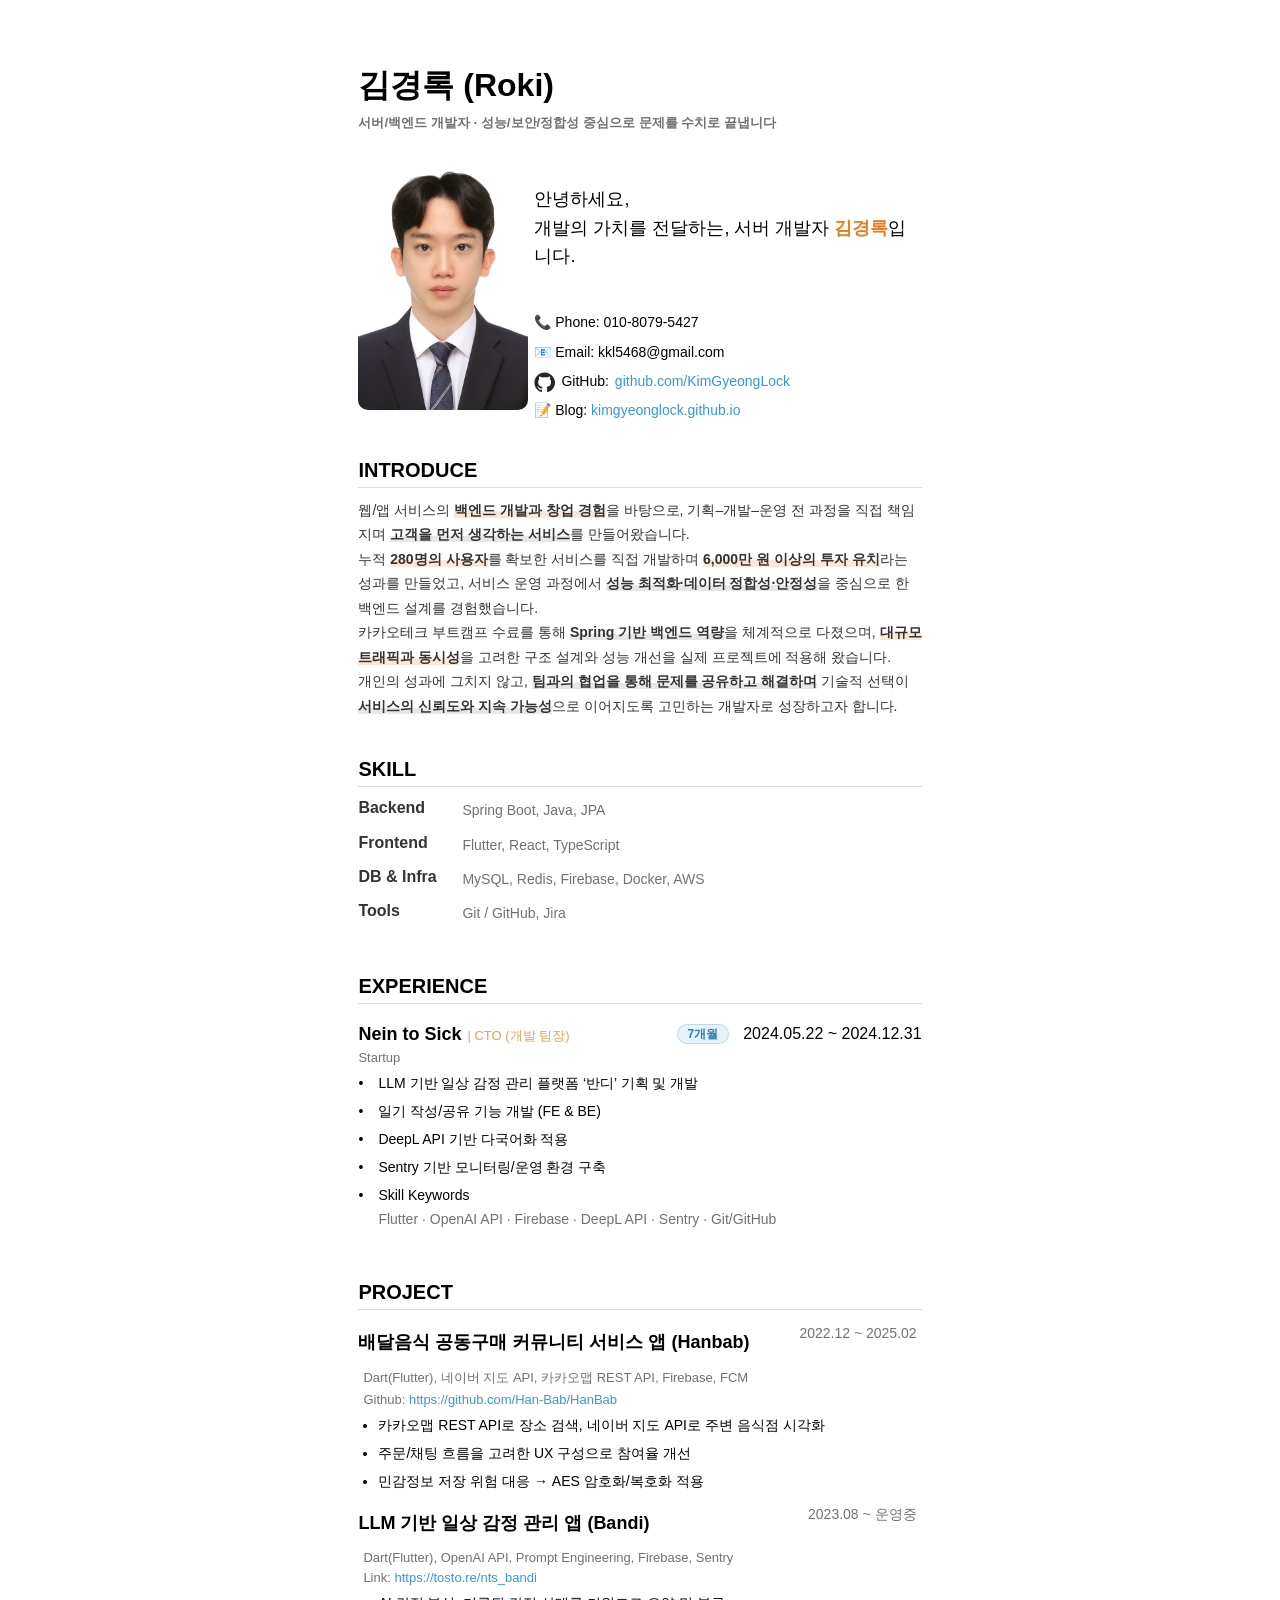
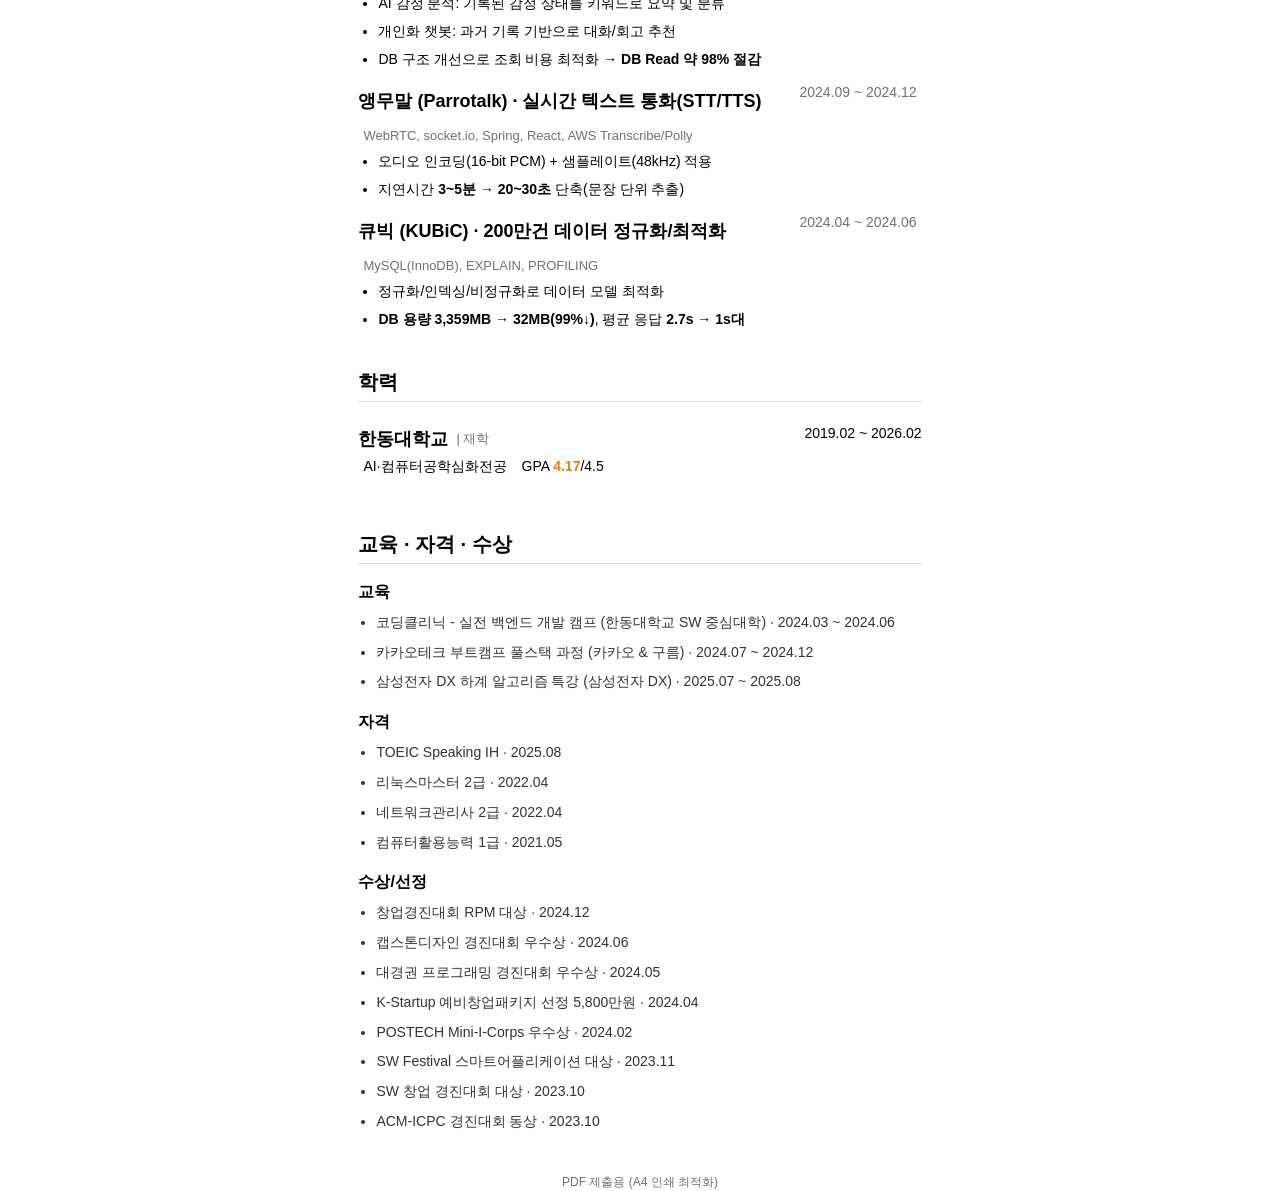
<file: public/index.html>
<!DOCTYPE html>
<html lang="ko">

<head>
    <meta charset="utf-8" />
    <meta name="viewport" content="width=device-width, initial-scale=1" />
    <title>김경록 | 이력서</title>

    <link rel="stylesheet" href="./styles/style.css" />
    <link rel="preconnect" href="https://statics.goorm.io" crossorigin="anonymous" />
    <link rel="preload" as="style" crossorigin
        href="https://statics.goorm.io/fonts/GoormSans/v1.0.0/GoormSans.min.css" />
    <link rel="stylesheet" href="https://statics.goorm.io/fonts/GoormSans/v1.0.0/GoormSans.min.css" />
</head>

<body class="goorm-sans-font">
    <header>
        <a href="./index.html" class="header-link">
            <h1>김경록 (Roki)</h1>
            <h5>서버/백엔드 개발자 · 성능/보안/정합성 중심으로 문제를 수치로 끝냅니다</h5>
        </a>
    </header>

    <main>
        <div class="profile">
            <img src="./assets/profile.jpg" alt="김경록 프로필" class="profile-img" />
        </div>


        <div class="info">
            <p class="intro">
                안녕하세요,<br />
                개발의 가치를 전달하는,
                서버 개발자 <span>김경록</span>입니다.
            </p>

            <p>📞 Phone: 010-8079-5427</p>
            <p>📧 Email: kkl5468@gmail.com</p>
            <p class="contact">
                <img src="./assets/github.svg" alt="GitHub" class="icon" />
                GitHub:
                <a href="https://github.com/KimGyeongLock" target="_blank" rel="noreferrer">
                    github.com/KimGyeongLock
                </a>
            </p>
            <p>📝 Blog: <a href="https://kimgyeonglock.github.io/" target="_blank"
                    rel="noreferrer">kimgyeonglock.github.io</a></p>
            <!-- <p>📑 Portfolio: <a href="./assets/portfolio.pdf" target="_blank" rel="noreferrer">포트폴리오 PDF</a></p> -->
        </div>
    </main>

    <!-- 간단 소개 -->
    <section class="summary">
        <h2>INTRODUCE</h2>
        <p class="summary-text">
            웹/앱 서비스의 <span class="em-metric">백엔드 개발과 창업 경험</span>을 바탕으로,
            기획–개발–운영 전 과정을 직접 책임지며
            <span class="em">고객을 먼저 생각하는 서비스</span>를 만들어왔습니다.<br />

            누적 <span class="em-metric">280명의 사용자</span>를 확보한 서비스를 직접 개발하며
            <span class="em-metric">6,000만 원 이상의 투자 유치</span>라는 성과를 만들었고,
            서비스 운영 과정에서
            <span class="em">성능 최적화·데이터 정합성·안정성</span>을 중심으로 한
            백엔드 설계를 경험했습니다.<br />

            카카오테크 부트캠프 수료를 통해
            <span class="em">Spring 기반 백엔드 역량</span>을 체계적으로 다졌으며,
            <span class="em-metric">대규모 트래픽과 동시성</span>을 고려한 구조 설계와 성능 개선을
            실제 프로젝트에 적용해 왔습니다.<br />

            개인의 성과에 그치지 않고,
            <span class="em">팀과의 협업을 통해 문제를 공유하고 해결하며</span>
            기술적 선택이
            <span class="em">서비스의 신뢰도와 지속 가능성</span>으로 이어지도록 고민하는
            개발자로 성장하고자 합니다.
        </p>



        <!-- 보유 기술 -->
        <section class="skills">
            <h2>SKILL</h2>

            <div class="skill-row">
                <div class="skill-key">Backend</div>
                <div class="skill-val">
                    Spring Boot, Java, JPA
                </div>
            </div>

            <div class="skill-row">
                <div class="skill-key">Frontend</div>
                <div class="skill-val">
                    Flutter, React, TypeScript
                </div>
            </div>

            <div class="skill-row">
                <div class="skill-key">DB & Infra</div>
                <div class="skill-val">
                    MySQL, Redis, Firebase, Docker, AWS
                </div>
            </div>

            <div class="skill-row">
                <div class="skill-key">Tools</div>
                <div class="skill-val">
                    Git / GitHub, Jira
                </div>
            </div>
        </section>



        <!-- 경력 -->
        <section class="experience">
            <h2>EXPERIENCE</h2>

            <div class="nts">
                <div>
                    <div class="nts-status">
                        <h3>Nein to Sick</h3>
                        <p class="status">| CTO (개발 팀장)</p>
                    </div>
                    <p class="desc">Startup</p>
                </div>

                <p class="date">
                    <span class="duration-badge">7개월</span>

                    2024.05.22 ~ 2024.12.31
                </p>
            </div>

            <ul class="experience-list">
                <li>
                    <div class="contents">
                        LLM 기반 일상 감정 관리 플랫폼 ‘반디’ 기획 및 개발
                    </div>
                </li>

                <li>
                    <div class="contents">
                        일기 작성/공유 기능 개발 (FE & BE)
                    </div>
                </li>

                <li>
                    <div class="contents">
                        DeepL API 기반 다국어화 적용
                    </div>
                </li>

                <li>
                    <div class="contents">
                        Sentry 기반 모니터링/운영 환경 구축
                    </div>
                </li>

                <!-- ✅ 기술 스택(키워드) -->
                <li class="skill-keywords">
                    <div class="contents">Skill Keywords</div>
                    <div class="keywords">
                        <span class="kw">Flutter</span>
                        <span class="kw">OpenAI API</span>
                        <span class="kw">Firebase</span>
                        <span class="kw">DeepL API</span>
                        <span class="kw">Sentry</span>
                        <span class="kw">Git/GitHub</span>
                    </div>
                </li>
            </ul>
        </section>


        <!-- 프로젝트 -->
        <section class="projects">
            <h2>PROJECT</h2>

            <article class="project">
                <div class="project-item">
                    <h3>배달음식 공동구매 커뮤니티 서비스 앱 (Hanbab)</h3>
                    <p class="project-date">2022.12 ~ 2025.02</p>
                </div>
                <p>Dart(Flutter), 네이버 지도 API, 카카오맵 REST API, Firebase, FCM</p>
                <p>Github: <a href="https://github.com/Han-Bab/HanBab" target="_blank"
                        rel="noreferrer">https://github.com/Han-Bab/HanBab</a></p>
                <ul class="project-details">
                    <li>카카오맵 REST API로 장소 검색, 네이버 지도 API로 주변 음식점 시각화</li>
                    <li>주문/채팅 흐름을 고려한 UX 구성으로 참여율 개선</li>
                    <li>민감정보 저장 위험 대응 → AES 암호화/복호화 적용</li>
                </ul>
            </article>

            <article class="project">
                <div class="project-item">
                    <h3>LLM 기반 일상 감정 관리 앱 (Bandi)</h3>
                    <p class="project-date">2023.08 ~ 운영중</p>
                </div>
                <p>Dart(Flutter), OpenAI API, Prompt Engineering, Firebase, Sentry</p>
                <p>Link: <a href="https://tosto.re/nts_bandi" target="_blank"
                        rel="noreferrer">https://tosto.re/nts_bandi</a></p>
                <ul class="project-details">
                    <li>AI 감정 분석: 기록된 감정 상태를 키워드로 요약 및 분류</li>
                    <li>개인화 챗봇: 과거 기록 기반으로 대화/회고 추천</li>
                    <li>DB 구조 개선으로 조회 비용 최적화 → <b>DB Read 약 98% 절감</b></li>
                </ul>
            </article>

            <article class="project">
                <div class="project-item">
                    <h3>앵무말 (Parrotalk) · 실시간 텍스트 통화(STT/TTS)</h3>
                    <p class="project-date">2024.09 ~ 2024.12</p>
                </div>
                <p>WebRTC, socket.io, Spring, React, AWS Transcribe/Polly</p>
                <ul class="project-details">
                    <li>오디오 인코딩(16-bit PCM) + 샘플레이트(48kHz) 적용</li>
                    <li>지연시간 <b>3~5분 → 20~30초</b> 단축(문장 단위 추출)</li>
                </ul>
            </article>

            <article class="project">
                <div class="project-item">
                    <h3>큐빅 (KUBiC) · 200만건 데이터 정규화/최적화</h3>
                    <p class="project-date">2024.04 ~ 2024.06</p>
                </div>
                <p>MySQL(InnoDB), EXPLAIN, PROFILING</p>
                <ul class="project-details">
                    <li>정규화/인덱싱/비정규화로 데이터 모델 최적화</li>
                    <li><b>DB 용량 3,359MB → 32MB(99%↓)</b>, 평균 응답 <b>2.7s → 1s대</b></li>
                </ul>
            </article>
        </section>

        <!-- 학력 -->
        <section class="education">
            <h2>학력</h2>

            <!-- <div class="edu-item">
        <div class="edu-status">
          <h3>대아고등학교</h3>
          <p class="status">| 졸업</p>
        </div>
        <p class="date">~ 2019.02</p>
      </div> -->

            <div class="edu-item second-item">
                <div>
                    <div class="edu-status">
                        <h3>한동대학교</h3>
                        <p class="status">| 재학</p>
                    </div>
                    <div class="edu-detail">
                        <p class="major">AI·컴퓨터공학심화전공</p>
                        <p class="gpa">GPA <span>4.17</span>/4.5</p>
                    </div>
                </div>
                <p class="date">2019.02 ~ 2026.02</p>
            </div>
        </section>

        <!-- 교육/자격/수상 -->
        <section class="extras">
            <h2>교육 · 자격 · 수상</h2>

            <div class="extra-block">
                <h3>교육</h3>
                <ul>
                    <li>코딩클리닉 - 실전 백엔드 개발 캠프 (한동대학교 SW 중심대학) · 2024.03 ~ 2024.06</li>
                    <li>카카오테크 부트캠프 풀스택 과정 (카카오 & 구름) · 2024.07 ~ 2024.12</li>
                    <li>삼성전자 DX 하계 알고리즘 특강 (삼성전자 DX) · 2025.07 ~ 2025.08</li>
                </ul>
            </div>

            <div class="extra-block">
                <h3>자격</h3>
                <ul>
                    <li>TOEIC Speaking IH · 2025.08</li>
                    <li>리눅스마스터 2급 · 2022.04</li>
                    <li>네트워크관리사 2급 · 2022.04</li>
                    <li>컴퓨터활용능력 1급 · 2021.05</li>
                </ul>
            </div>

            <div class="extra-block">
                <h3>수상/선정</h3>
                <ul>
                    <li>창업경진대회 RPM 대상 · 2024.12</li>
                    <li>캡스톤디자인 경진대회 우수상 · 2024.06</li>
                    <li>대경권 프로그래밍 경진대회 우수상 · 2024.05</li>
                    <li>K-Startup 예비창업패키지 선정 5,800만원 · 2024.04</li>
                    <li>POSTECH Mini-I-Corps 우수상 · 2024.02</li>
                    <li>SW Festival 스마트어플리케이션 대상 · 2023.11</li>
                    <li>SW 창업 경진대회 대상 · 2023.10</li>
                    <li>ACM-ICPC 경진대회 동상 · 2023.10</li>
                </ul>
            </div>
        </section>

        <footer class="print-note">PDF 제출용 (A4 인쇄 최적화)</footer>
</body>

</html>
</file>
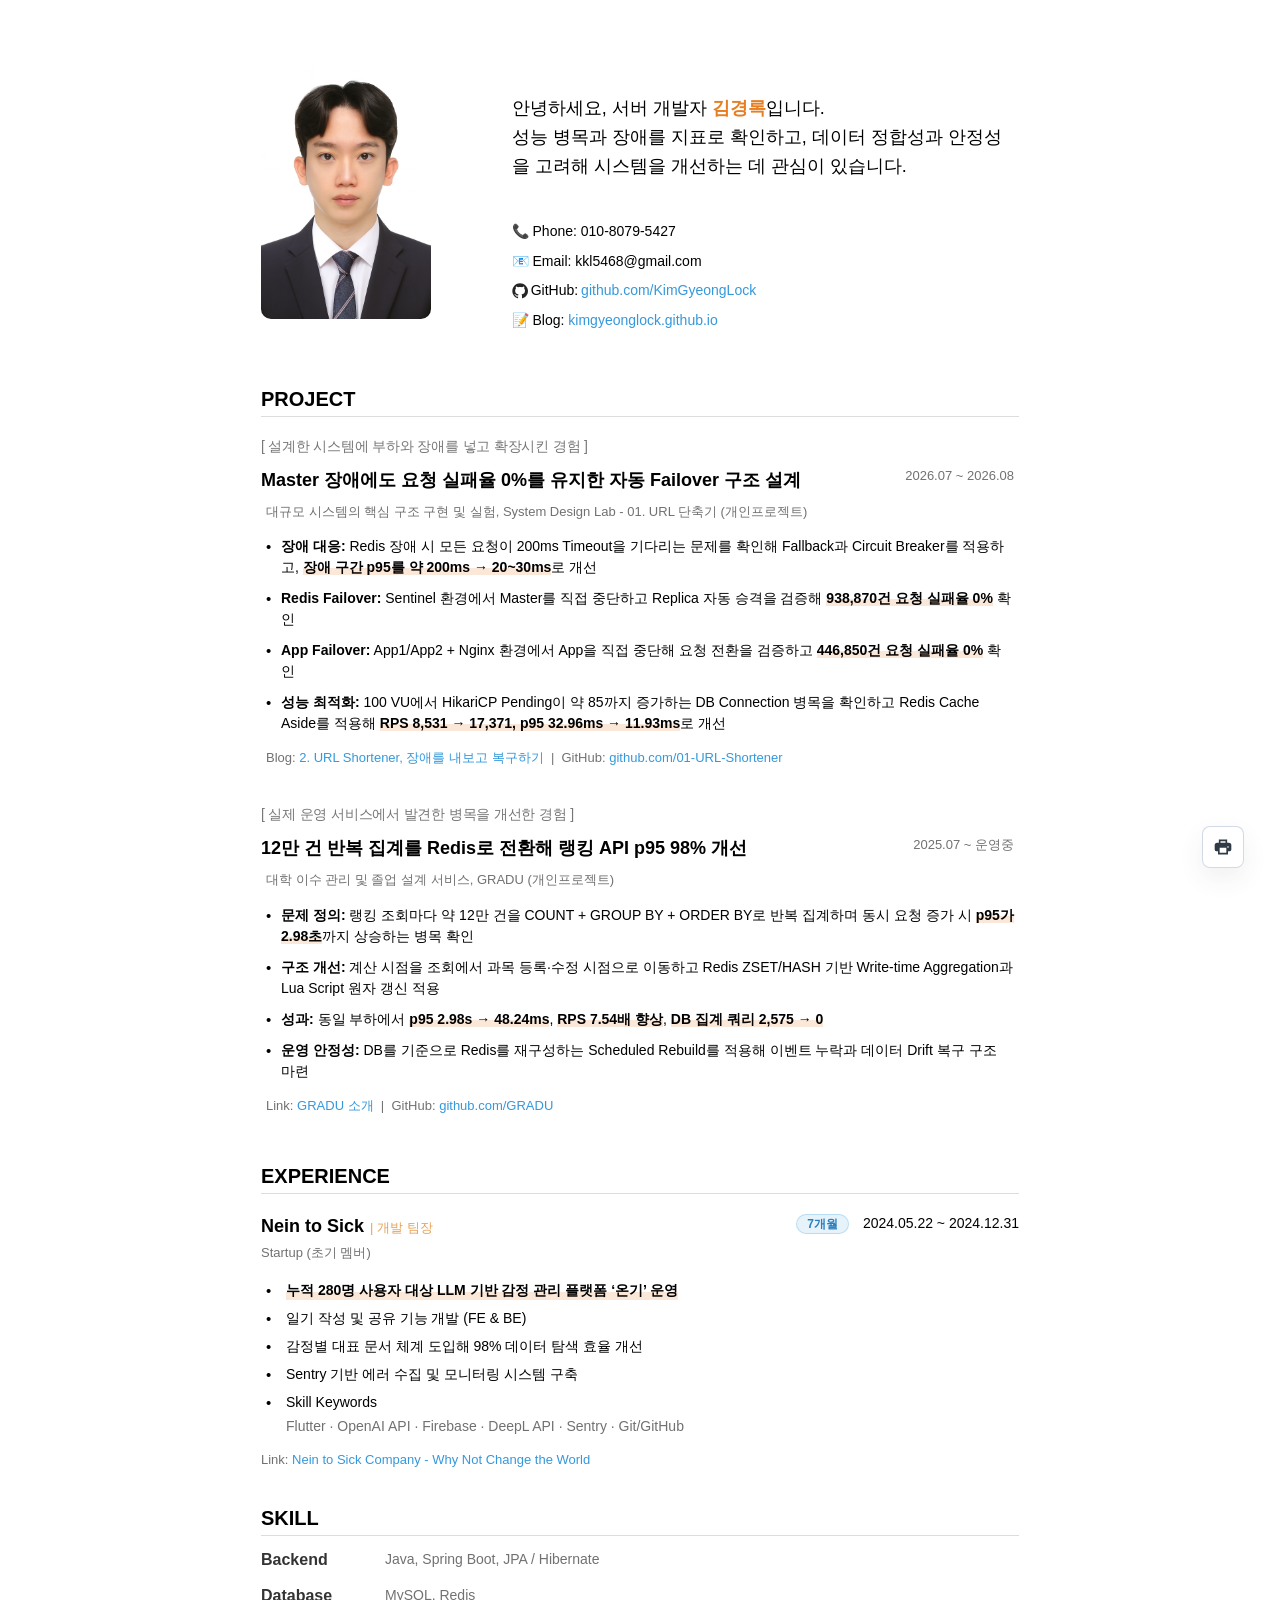
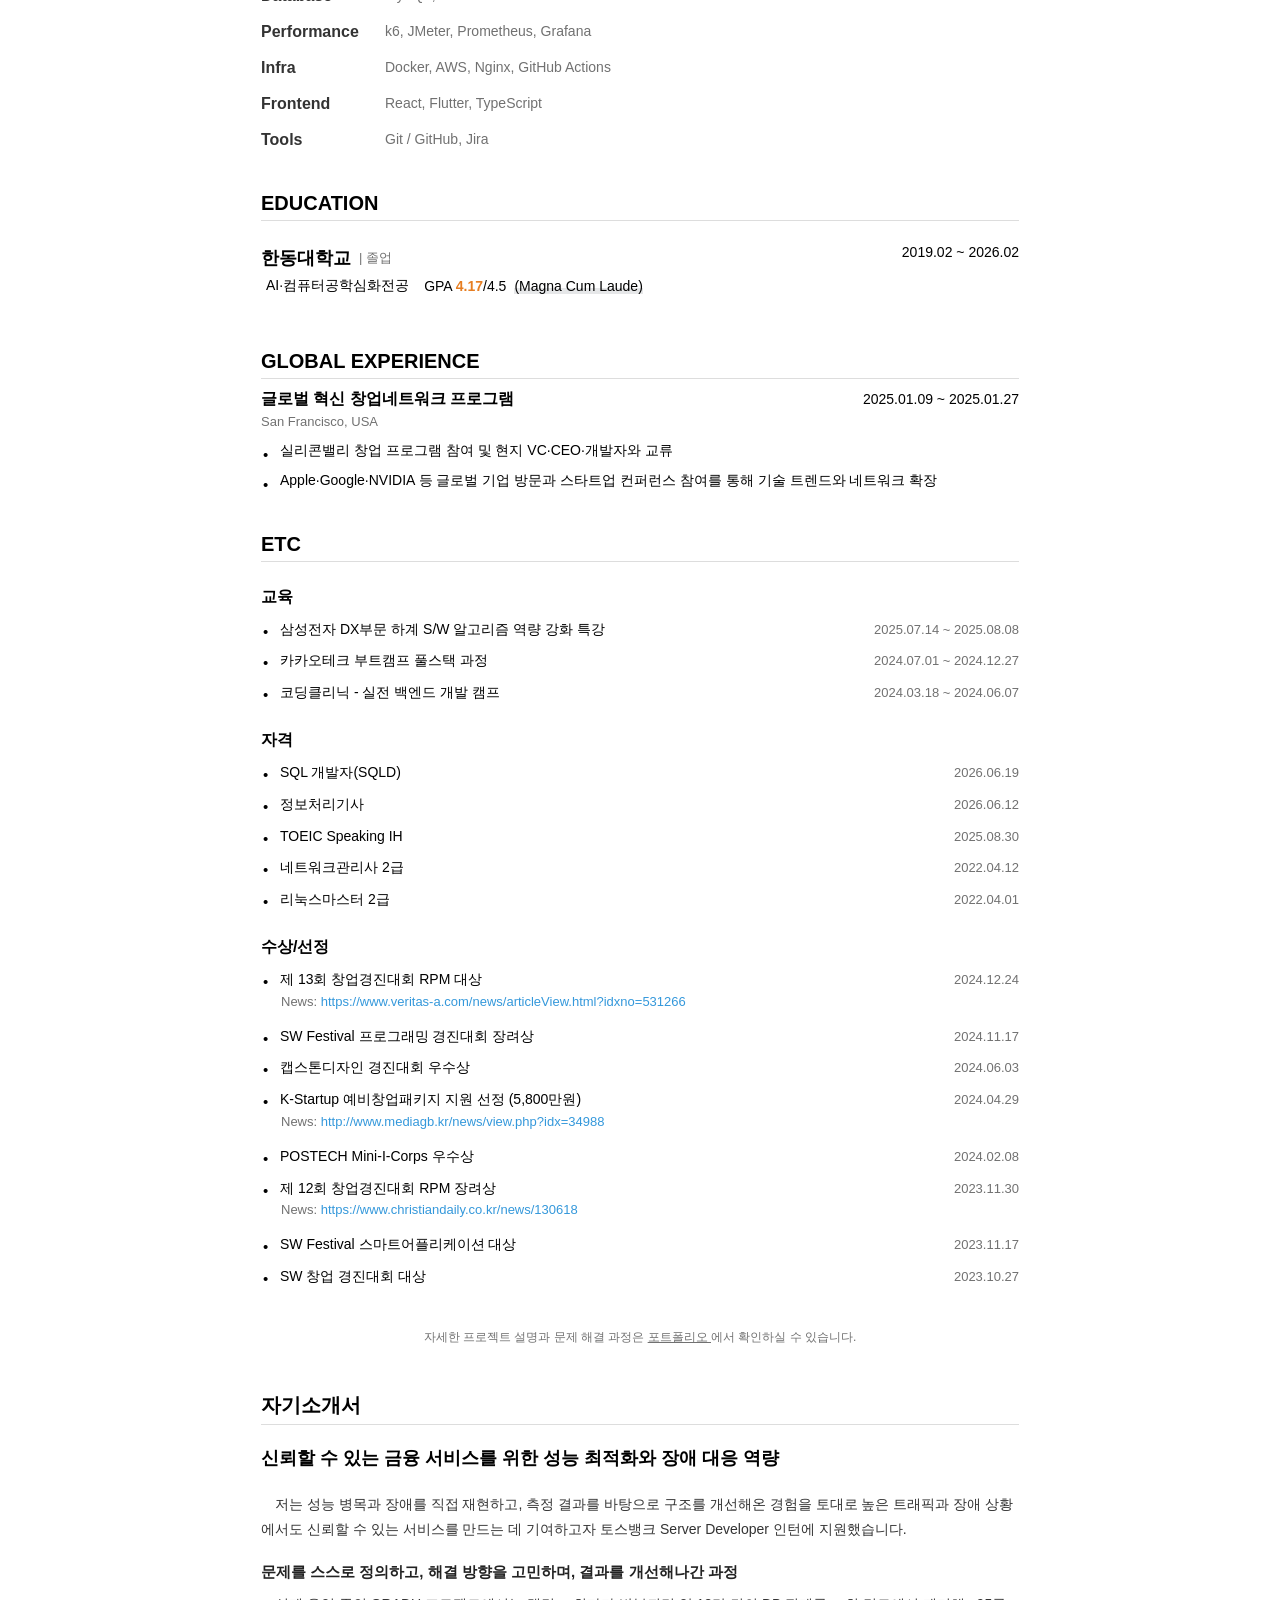
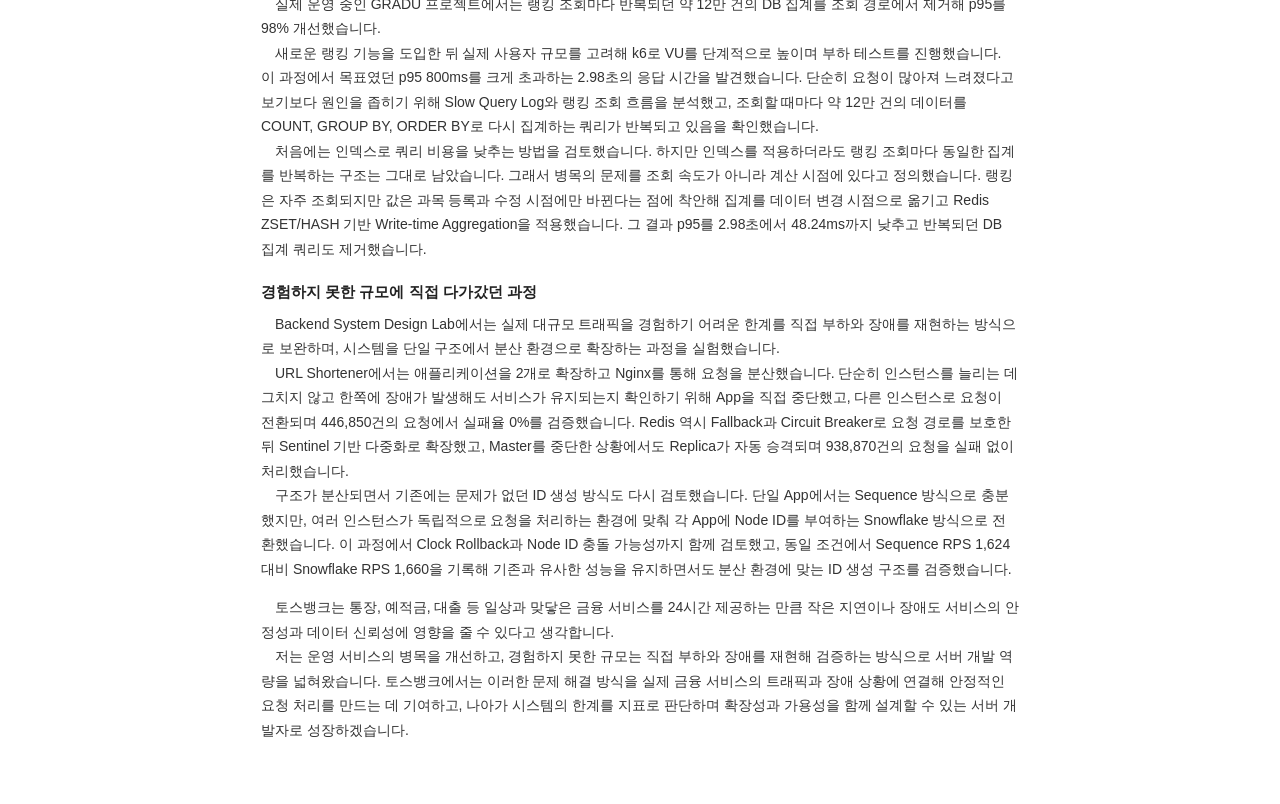
<file: toss/index.html>
<!DOCTYPE html>
<html lang="ko">

<head>
    <meta charset="utf-8" />
    <meta name="viewport" content="width=device-width, initial-scale=1" />
    <title>김경록 | Server Developer</title> 

    <link rel="stylesheet" href="../styles/style.css" />
    <link rel="preconnect" href="https://statics.goorm.io" crossorigin="anonymous" />
    <link rel="preload" as="style" crossorigin
        href="https://statics.goorm.io/fonts/GoormSans/v1.0.0/GoormSans.min.css" />
    <link rel="stylesheet" href="https://statics.goorm.io/fonts/GoormSans/v1.0.0/GoormSans.min.css" />
</head>

<body class="goorm-sans-font pdf-resume">
    <aside class="section-bookmarks is-hidden" aria-label="Section navigation">
        <a href="#skill">SKILL</a>
        <a href="#experience">EXPERIENCE</a>
        <a href="#project">PROJECT</a>
        <a href="#education">EDUCATION</a>
        <a href="#global">GLOBAL</a>
        <a href="#etc">ETC</a>
    </aside>

    <button class="print-fab" type="button" aria-label="Print resume">
        <svg viewBox="0 0 24 24" aria-hidden="true">
            <path
                d="M17 7V3H7v4H5a3 3 0 0 0-3 3v5a2 2 0 0 0 2 2h2v4h12v-4h2a2 2 0 0 0 2-2v-5a3 3 0 0 0-3-3h-2zM9 5h6v2H9V5zm7 14H8v-6h8v6zm2-6a1 1 0 1 1 0-2a1 1 0 0 1 0 2z" />
        </svg>
    </button>

    <div class="print-wrapper">

        <!-- ==================================================
         HEADER
    ================================================== -->
        <header>
            <!-- <div class="header-link">
                <h1>김경록 (Roki)</h1>
                <h5>서버/백엔드 개발자</h5>
            </div> -->
        </header>

        <!-- ==================================================
         PROFILE + BASIC INFO
    ================================================== -->
        <main>
            <div class="profile">
                <picture>
                    <!-- 모바일용 (720px 이하) -->
                    <source srcset="../assets/profile2.jpg" media="(max-width: 720px)" />

                    <!-- 기본(데스크톱) -->
                    <img src="../assets/profile.jpg" alt="김경록 프로필" class="profile-img" />
                </picture>
            </div>

            <div class="info">
                <p class="intro">
                    안녕하세요, 서버 개발자 <span>김경록</span>입니다.<br />
                    성능 병목과 장애를 지표로 확인하고, 데이터 정합성과 안정성을 고려해 시스템을 개선하는 데 관심이 있습니다.<br />
                </p>

                <p>📞 Phone: 010-8079-5427</p>
                <p>📧 Email: kkl5468@gmail.com</p>

                <p class="contact">
                    <img src="../assets/github.svg" alt="GitHub" class="icon" />
                    GitHub:
                    <a href="https://github.com/KimGyeongLock" target="_blank" rel="noreferrer">
                        github.com/KimGyeongLock
                    </a>
                </p>

                <p>
                    📝 Blog:
                    <a href="https://kimgyeonglock.github.io/" target="_blank" rel="noreferrer">
                        kimgyeonglock.github.io
                    </a>
                </p>
            </div>
        </main>

        <!--
        ==================================================
        INTRODUCE / SUMMARY
        ==================================================
        <section class="summary" id="introduce">
            <h2>INTRODUCE</h2>

            <p class="summary-text">
                웹/앱 서비스의 <span class="em-metric">백엔드 아키텍처 설계와 실서비스 운영 경험</span>을 바탕으로,
                기획부터 배포, 운영 전 과정을 책임지며 <span class="em">안정적인 백엔드 시스템</span>을 구축해왔습니다.<br />

                누적 <span class="em-metric">280명의 사용자</span>를 확보한 서비스를 운영하며 <span class="em">비즈니스 요구사항에 따른 유연한 기능
                    확장</span>과
                <span class="em">실시간 모니터링 기반의 장애 대응</span>을 경험했습니다. 6,000만 원 이상의 투자 유치 과정에서 기술적 의사결정권을 행사하며,
                단순 개발을 넘어 서비스의 지속 가능성을 고민해 왔습니다.<br />

                카카오테크 부트캠프를 통해 <span class="em">Spring 기반 백엔드 역량</span>을 체계화했으며,
                <span class="em-metric">동시성 제어 및 성능 최적화</span>를 실제 프로젝트에 적용하여 대규모 트래픽 처리를 위한 기반을 다졌습니다.
            </p>
        </section>
        -->

        <section class="projects" id="project">
            <h2>PROJECT</h2>

            <!-- ==================================================
         URL SHORTENER
    ================================================== -->
            <article class="project" id="project-url-shortener">

                <p class="project-kicker">
                    [ 설계한 시스템에 부하와 장애를 넣고 확장시킨 경험 ]
                </p>

                <div class="project-item">
                    <h3>Master 장애에도 요청 실패율 0%를 유지한 자동 Failover 구조 설계</h3>
                    <p class="project-date">2026.07 ~ 2026.08</p>
                </div>

                <p class="project-description">
                    대규모 시스템의 핵심 구조 구현 및 실험, System Design Lab - 01. URL 단축기 (개인프로젝트)
                </p>

                <ul class="project-details">
                    <li>
                        <strong>장애 대응:</strong>
                        Redis 장애 시 모든 요청이 200ms Timeout을 기다리는 문제를 확인해
                        Fallback과 Circuit Breaker를 적용하고,
                        <span class="em-metric">장애 구간 p95를 약 200ms → 20~30ms</span>로 개선
                    </li>

                    <li>
                        <strong>Redis Failover:</strong>
                        Sentinel 환경에서 Master를 직접 중단하고 Replica 자동 승격을 검증해
                        <span class="em-metric">938,870건 요청 실패율 0%</span> 확인
                    </li>

                    <li>
                        <strong>App Failover:</strong>
                        App1/App2 + Nginx 환경에서 App을 직접 중단해 요청 전환을 검증하고
                        <span class="em-metric">446,850건 요청 실패율 0%</span> 확인
                    </li>

                    <li>
                        <strong>성능 최적화:</strong>
                        100 VU에서 HikariCP Pending이 약 85까지 증가하는 DB Connection 병목을 확인하고
                        Redis Cache Aside를 적용해
                        <span class="em-metric">RPS 8,531 → 17,371, p95 32.96ms → 11.93ms</span>로 개선
                    </li>
                </ul>

                <p class="project-link">
                    Blog:
                    <a href="https://kimgyeonglock.github.io/lab/lab2/" target="_blank" rel="noreferrer">
                        2. URL Shortener, 장애를 내보고 복구하기
                    </a>
                    &nbsp;|&nbsp;
                    GitHub:
                    <a href="https://github.com/Backend-System-Design-Lab/01-URL-Shortener" target="_blank"
                        rel="noreferrer">
                        github.com/01-URL-Shortener
                    </a>
                </p>
            </article>

            <!-- ==================================================
         GRADU
    ================================================== -->
            <article class="project" id="project-gradu">

                <p class="project-kicker">
                    [ 실제 운영 서비스에서 발견한 병목을 개선한 경험 ]
                </p>

                <div class="project-item">
                    <h3>12만 건 반복 집계를 Redis로 전환해 랭킹 API p95 98% 개선</h3>
                    <p class="project-date">2025.07 ~ 운영중</p>
                </div>

                <p class="project-description">
                    대학 이수 관리 및 졸업 설계 서비스, GRADU (개인프로젝트)
                </p>

                <ul class="project-details">
                    <li>
                        <strong>문제 정의:</strong>
                        랭킹 조회마다 약 12만 건을 COUNT + GROUP BY + ORDER BY로 반복 집계하며
                        동시 요청 증가 시
                        <span class="em-metric">p95가 2.98초</span>까지 상승하는 병목 확인
                    </li>

                    <li>
                        <strong>구조 개선:</strong>
                        계산 시점을 조회에서 과목 등록·수정 시점으로 이동하고
                        Redis ZSET/HASH 기반 Write-time Aggregation과
                        Lua Script 원자 갱신 적용
                    </li>

                    <li>
                        <strong>성과:</strong>
                        동일 부하에서
                        <span class="em-metric">p95 2.98s → 48.24ms</span>,
                        <span class="em-metric">RPS 7.54배 향상</span>,
                        <span class="em-metric">DB 집계 쿼리 2,575 → 0</span>
                    </li>

                    <li>
                        <strong>운영 안정성:</strong>
                        DB를 기준으로 Redis를 재구성하는 Scheduled Rebuild를 적용해
                        이벤트 누락과 데이터 Drift 복구 구조 마련
                    </li>
                </ul>

                <p class="project-link">
                    Link:
                    <a href="https://gradu0420.notion.site/GRADU-2bdd4780dde180709bd6c3e868fa1360" target="_blank"
                        rel="noreferrer">
                        GRADU 소개
                    </a>
                    &nbsp;|&nbsp;
                    GitHub:
                    <a href="https://github.com/KimGyeongLock/GRADU" target="_blank" rel="noreferrer">
                        github.com/GRADU
                    </a>
                </p>
            </article>
        </section>

        <!-- ==================================================
         EXPERIENCE
    ================================================== -->
        <section class="experience" id="experience">
            <h2>EXPERIENCE</h2>

            <!-- ✅ project-item / project-date 패턴으로 통일 -->
            <div class="nts project-item">
                <div>
                    <div class="nts-status">
                        <h3>Nein to Sick</h3>
                        <p class="status">| 개발 팀장</p>
                    </div>
                    <p class="desc">Startup (초기 멤버)</p>
                </div>

                <!-- ✅ date -> project-date 로 변경 -->
                <p class="project-date">
                    <span class="duration-badge">7개월</span>
                    2024.05.22 ~ 2024.12.31
                </p>
            </div>

            <ul class="experience-list">
                <li>
                    <div class="contents"><span class="em-metric">누적 280명 사용자 대상 LLM 기반 감정 관리 플랫폼 ‘온기’ 운영</span>
                    </div>
                </li>
                <li>
                    <div class="contents">일기 작성 및 공유 기능 개발 (FE & BE)</div>
                </li>
                <li>
                    <div class="contents">감정별 대표 문서 체계 도입해 98% 데이터 탐색 효율 개선</div>
                </li>
                <li>
                    <div class="contents">Sentry 기반 에러 수집 및 모니터링 시스템 구축</div>
                </li>

                <li class="skill-keywords">
                    <div class="contents">Skill Keywords</div>
                    <div class="keywords">
                        <span class="kw">Flutter</span>
                        <span class="kw">OpenAI API</span>
                        <span class="kw">Firebase</span>
                        <span class="kw">DeepL API</span>
                        <span class="kw">Sentry</span>
                        <span class="kw">Git/GitHub</span>
                    </div>
                </li>
            </ul>
            <p class="project-link">
                Link:
                <a href="https://sehan2709-cmis.github.io/nts_web/" target="_blank" rel="noreferrer">
                    Nein to Sick Company - Why Not Change the World
                </a>
            </p>
        </section>

        <!-- ==================================================
         SKILLS
    ================================================== -->
        <section class="skills" id="skill">
            <h2>SKILL</h2>

            <div class="skill-row">
                <div class="skill-key">Backend</div>
                <div class="skill-val">Java, Spring Boot, JPA / Hibernate</div>
            </div>

            <div class="skill-row">
                <div class="skill-key">Database</div>
                <div class="skill-val">MySQL, Redis</div>
            </div>

            <div class="skill-row">
                <div class="skill-key">Performance</div>
                <div class="skill-val">k6, JMeter, Prometheus, Grafana</div>
            </div>

            <div class="skill-row">
                <div class="skill-key">Infra</div>
                <div class="skill-val">Docker, AWS, Nginx, GitHub Actions</div>
            </div>

            <div class="skill-row">
                <div class="skill-key">Frontend</div>
                <div class="skill-val">React, Flutter, TypeScript</div>
            </div>

            <div class="skill-row">
                <div class="skill-key">Tools</div>
                <div class="skill-val">Git / GitHub, Jira</div>
            </div>
        </section>

        <!-- ==================================================
         EDUCATION
    ================================================== -->
        <section class="education" id="education">
            <h2>EDUCATION</h2>

            <div class="edu-item second-item">
                <div>
                    <div class="edu-status">
                        <h3>한동대학교</h3>
                        <p class="status">| 졸업</p>
                    </div>
                    <div class="edu-detail">
                        <p class="major">AI·컴퓨터공학심화전공</p>
                        <p class="gpa">GPA <span>4.17</span>/4.5</p>
                        <p class="title honor-title"><span class="em honor-text">(Magna Cum Laude)</span></p>
                    </div>
                </div>
                <p class="date">2019.02 ~ 2026.02</p>
            </div>
        </section>


        <!-- ==================================================
  GLOBAL EXPERIENCE
================================================== -->
        <section class="global" id="global">
            <h2>GLOBAL EXPERIENCE</h2>

            <div class="global-item">
                <div class="global-title">
                    <h3>글로벌 혁신 창업네트워크 프로그램</h3>
                    <p class="global-loc">San Francisco, USA</p>
                </div>

                <p class="global-date">
                    2025.01.09 ~ 2025.01.27
                </p>
            </div>

            <ul class="global-list">
                <li>
                    <div class="contents">
                        실리콘밸리 창업 프로그램 참여 및 현지 VC·CEO·개발자와 교류
                    </div>
                </li>

                <li>
                    <div class="contents">
                        Apple·Google·NVIDIA 등 글로벌 기업 방문과 스타트업 컨퍼런스 참여를 통해 기술 트렌드와 네트워크 확장
                    </div>
                </li>
            </ul>

        </section>


        <!-- ==================================================
         EXTRAS
    ================================================== -->
        <section class="extras" id="etc">
            <h2>ETC</h2>

            <div class="extra-block">
                <h3>교육</h3>
                <ul class="extra-list">
                    <li>
                        <span class="title">삼성전자 DX부문 하계 S/W 알고리즘 역량 강화 특강</span>
                        <span class="date">2025.07.14 ~ 2025.08.08</span>
                    </li>
                    <li>
                        <span class="title">카카오테크 부트캠프 풀스택 과정</span>
                        <span class="date">2024.07.01 ~ 2024.12.27</span>
                    </li>
                    <li>
                        <span class="title">코딩클리닉 - 실전 백엔드 개발 캠프</span>
                        <span class="date">2024.03.18 ~ 2024.06.07</span>
                    </li>
                </ul>
            </div>

            <div class="extra-block">
                <h3>자격</h3>
                <ul class="extra-list">
                    <li>
                        <span class="title">SQL 개발자(SQLD)</span>
                        <span class="date">2026.06.19</span>
                    </li>
                    <li>
                        <span class="title">정보처리기사</span>
                        <span class="date">2026.06.12</span>
                    </li>
                    <li>
                        <span class="title">TOEIC Speaking IH</span>
                        <span class="date">2025.08.30</span>
                    </li>
                    <li>
                        <span class="title">네트워크관리사 2급</span>
                        <span class="date">2022.04.12</span>
                    </li>
                    <li>
                        <span class="title">리눅스마스터 2급</span>
                        <span class="date">2022.04.01</span>
                    </li>
                </ul>
            </div>

            <div class="extra-block">
                <h3>수상/선정</h3>

                <ul class="extra-list">
                    <li>
                        <span class="title">제 13회 창업경진대회 RPM 대상</span>
                        <span class="date">2024.12.24</span>
                    </li>
                    <li class="extra-sub">
                        <span class="label">News:</span>
                        <a href="https://www.veritas-a.com/news/articleView.html?idxno=531266" target="_blank"
                            rel="noreferrer">
                            https://www.veritas-a.com/news/articleView.html?idxno=531266
                        </a>
                    </li>

                    <li>
                        <span class="title">SW Festival 프로그래밍 경진대회 장려상</span>
                        <span class="date">2024.11.17</span>
                    </li>

                    <li>
                        <span class="title">캡스톤디자인 경진대회 우수상</span>
                        <span class="date">2024.06.03</span>
                    </li>

                    <li>
                        <span class="title">K-Startup 예비창업패키지 지원 선정 (5,800만원)</span>
                        <span class="date">2024.04.29</span>
                    </li>
                    <li class="extra-sub">
                        <span class="label">News:</span>
                        <a href="http://www.mediagb.kr/news/view.php?idx=34988" target="_blank" rel="noreferrer">
                            http://www.mediagb.kr/news/view.php?idx=34988
                        </a>
                    </li>

                    <li>
                        <span class="title">POSTECH Mini-I-Corps 우수상</span>
                        <span class="date">2024.02.08</span>
                    </li>

                    <li>
                        <span class="title">제 12회 창업경진대회 RPM 장려상</span>
                        <span class="date">2023.11.30</span>
                    </li>
                    <li class="extra-sub">
                        <span class="label">News:</span>
                        <a href="https://www.christiandaily.co.kr/news/130618" target="_blank" rel="noreferrer">
                            https://www.christiandaily.co.kr/news/130618
                        </a>
                    </li>

                    <li>
                        <span class="title">SW Festival 스마트어플리케이션 대상</span>
                        <span class="date">2023.11.17</span>
                    </li>

                    <li>
                        <span class="title">SW 창업 경진대회 대상</span>
                        <span class="date">2023.10.27</span>
                    </li>
                </ul>
            </div>
        </section>

        <footer class="print-note">
            자세한 프로젝트 설명과 문제 해결 과정은
            <a href="../assets/portfolio_toss.pdf" target="_blank" rel="noopener noreferrer">
                포트폴리오
            </a>
            에서 확인하실 수 있습니다.
        </footer>


        <!-- ==================================================
            COVER LETTER
        ================================================== -->
        <section class="cover-letter" id="cover-letter">
            <h2>자기소개서</h2>

            <div class="cover-letter-content">
                <h3>신뢰할 수 있는 금융 서비스를 위한 성능 최적화와 장애 대응 역량</h3>
                <div id="cover-letter-text"></div>
            </div>
        </section>




    </div>

    <script>
        const bookmarkNav = document.querySelector(".section-bookmarks");
        const printButton = document.querySelector(".print-fab");
        const bookmarkLinks = document.querySelectorAll(".section-bookmarks a");
        const observedSections = [...bookmarkLinks]
            .map((link) => document.querySelector(link.getAttribute("href")))
            .filter(Boolean);
        const firstVisibleSection = observedSections[0] || null;

        const setActiveBookmark = (sectionId) => {
            bookmarkLinks.forEach((link) => {
                const isActive = link.getAttribute("href") === `#${sectionId}`;
                link.classList.toggle("active", isActive);
                link.setAttribute("aria-current", isActive ? "true" : "false");
            });
        };

        const updateActiveBookmark = () => {
            if (!bookmarkNav || !firstVisibleSection || observedSections.length === 0) {
                return;
            }

            const firstSectionTop = firstVisibleSection.getBoundingClientRect().top;
            const shouldHideBookmarks = firstSectionTop > window.innerHeight * 0.2;
            bookmarkNav.classList.toggle("is-hidden", shouldHideBookmarks);

            if (shouldHideBookmarks) {
                bookmarkLinks.forEach((link) => {
                    link.classList.remove("active");
                    link.setAttribute("aria-current", "false");
                });
                return;
            }

            const activationLine = window.innerHeight * 0.28;
            let currentSection = observedSections[0];

            observedSections.forEach((section) => {
                const { top } = section.getBoundingClientRect();

                if (top <= activationLine) {
                    currentSection = section;
                }
            });

            if (currentSection) {
                setActiveBookmark(currentSection.id);
            }
        };

        window.addEventListener("scroll", updateActiveBookmark, { passive: true });
        window.addEventListener("resize", updateActiveBookmark);

        if (printButton) {
            printButton.addEventListener("click", () => window.print());
        }


        if (observedSections.length > 0) {
            updateActiveBookmark();
        }
    </script>

    <script>
    fetch("./cover-letter.txt")
        .then(response => {
            if (!response.ok) {
                throw new Error(`자기소개서 파일 로드 실패: ${response.status}`);
            }

            return response.text();
        })
        .then(text => {
            const container = document.getElementById("cover-letter-text");
            container.innerHTML = "";

            // 빈 줄 = 새로운 블록
            const blocks = text
                .trim()
                .split(/\r?\n\s*\r?\n/);

            blocks.forEach(block => {
                const content = block.trim();

                // 소제목
                if (content.startsWith("## ")) {
                    const heading = document.createElement("h4");
                    heading.className = "cover-letter-subtitle";
                    heading.textContent = content.substring(3);

                    container.appendChild(heading);
                    return;
                }

                // 일반 본문 블록
                const paragraph = document.createElement("p");
                paragraph.className = "cover-letter-paragraph";

                // Enter 1번 = 새로운 줄 + 해당 줄 첫 줄 들여쓰기
                const lines = content.split(/\r?\n/);

                lines.forEach(line => {
                    const lineElement = document.createElement("span");
                    lineElement.className = "cover-letter-line";
                    lineElement.textContent = line.trim();

                    paragraph.appendChild(lineElement);
                });

                container.appendChild(paragraph);
            });
        })
        .catch(error => {
            console.error(error);
        });
</script>
</body>

</html>
</file>
<file: styles/style.css>
@import url("https://statics.goorm.io/fonts/GoormSans/v1.0.0/GoormSans.min.css");

/* base */
@import url("./base/reset.css");
@import url("./base/typography.css");
@import url("./base/layout.css");

/* components */
@import url("./components/header.css");
@import url("./components/contact.css");
@import url("./components/badges.css");
@import url("./components/keywords.css");
@import url("./components/list.css");

/* sections */
@import url("./sections/summary.css");
@import url("./sections/skills.css");
@import url("./sections/experience.css");
@import url("./sections/projects.css");
@import url("./sections/education.css");
@import url("./sections/extras.css");
@import url("./sections/global.css");
@import url("./sections/cover_letter.css");

/* utils */
@import url("./utils/responsive.css");
@import url("./utils/print.css");
</file>
<file: public/styles/style.css>
@import url("https://statics.goorm.io/fonts/GoormSans/v1.0.0/GoormSans.min.css");

/* base */
@import url("./base/reset.css");
@import url("./base/typography.css");
@import url("./base/layout.css");

/* components */
@import url("./components/header.css");
@import url("./components/contact.css");
@import url("./components/badges.css");
@import url("./components/keywords.css");

/* sections */
@import url("./sections/summary.css");
@import url("./sections/skills.css");
@import url("./sections/experience.css");
@import url("./sections/projects.css");
@import url("./sections/education.css");
@import url("./sections/extras.css");

/* utils */
@import url("./utils/responsive.css");
@import url("./utils/print.css");
</file>
